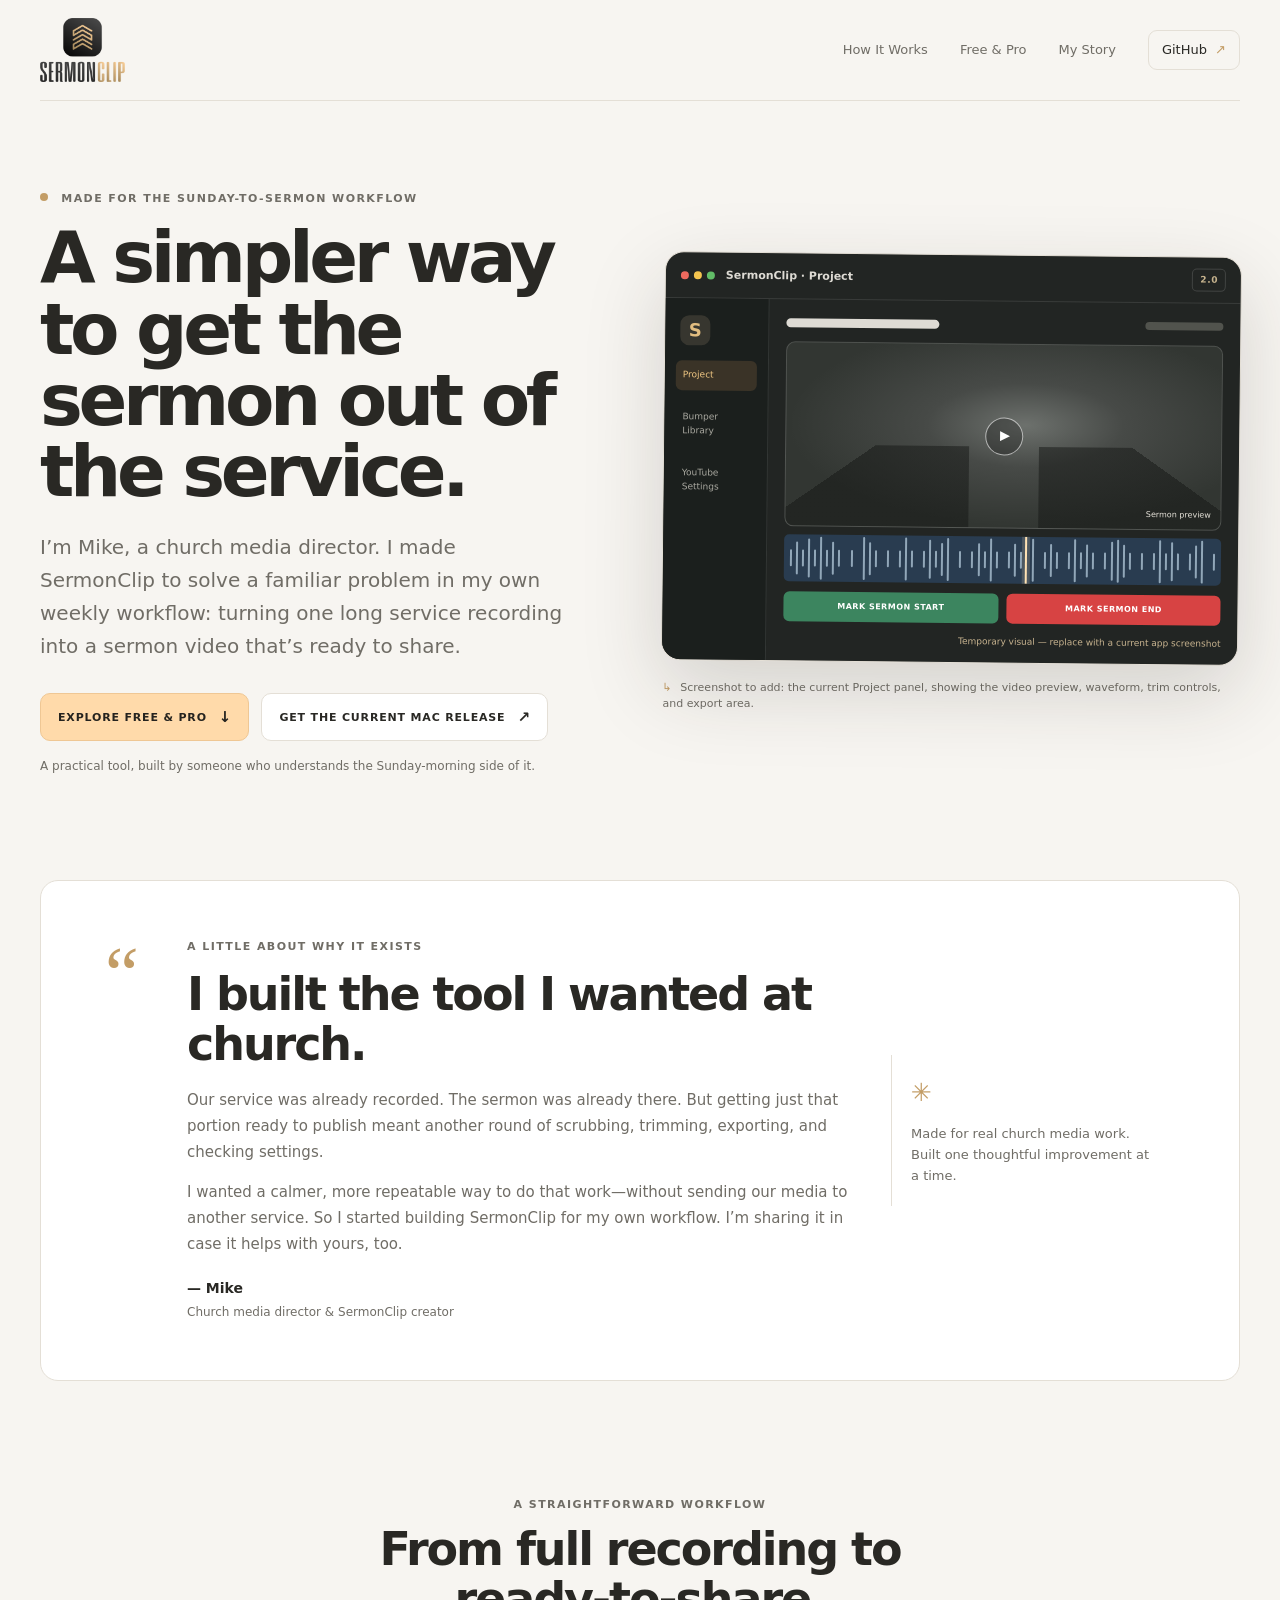
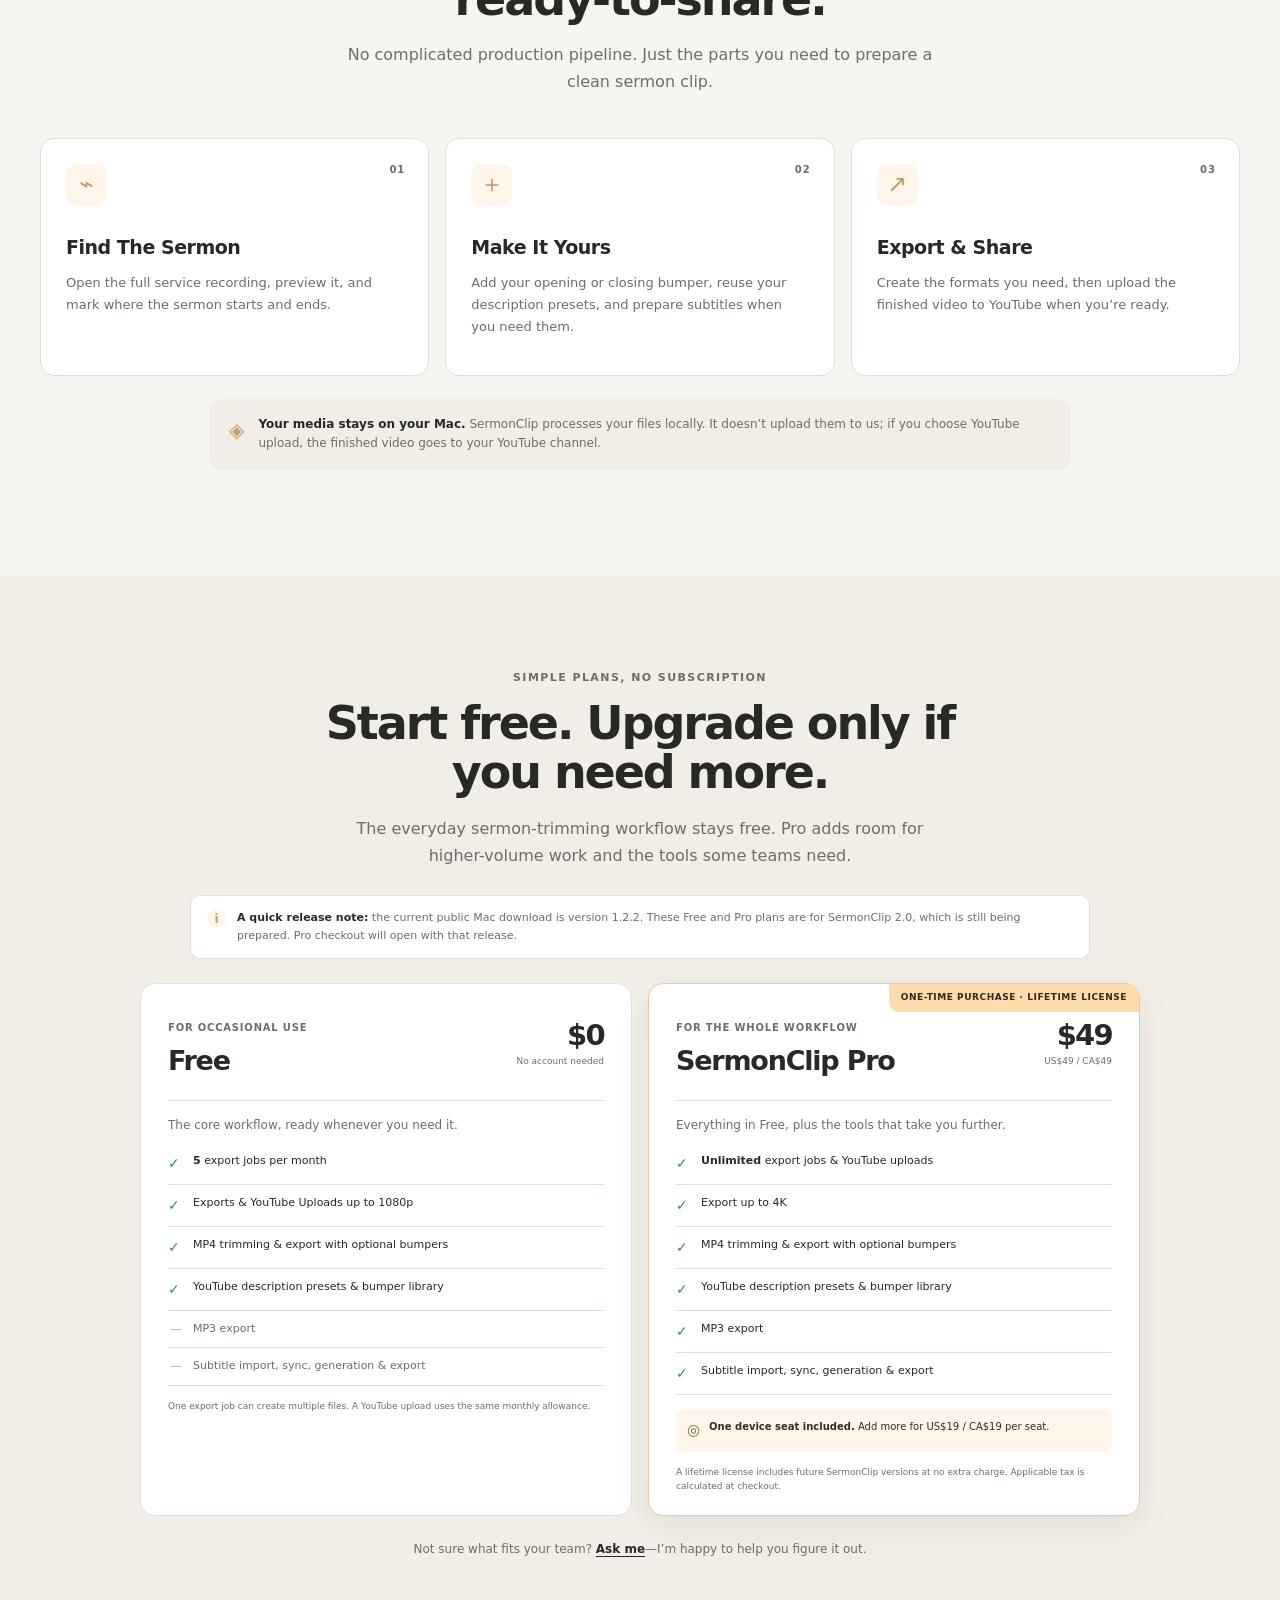
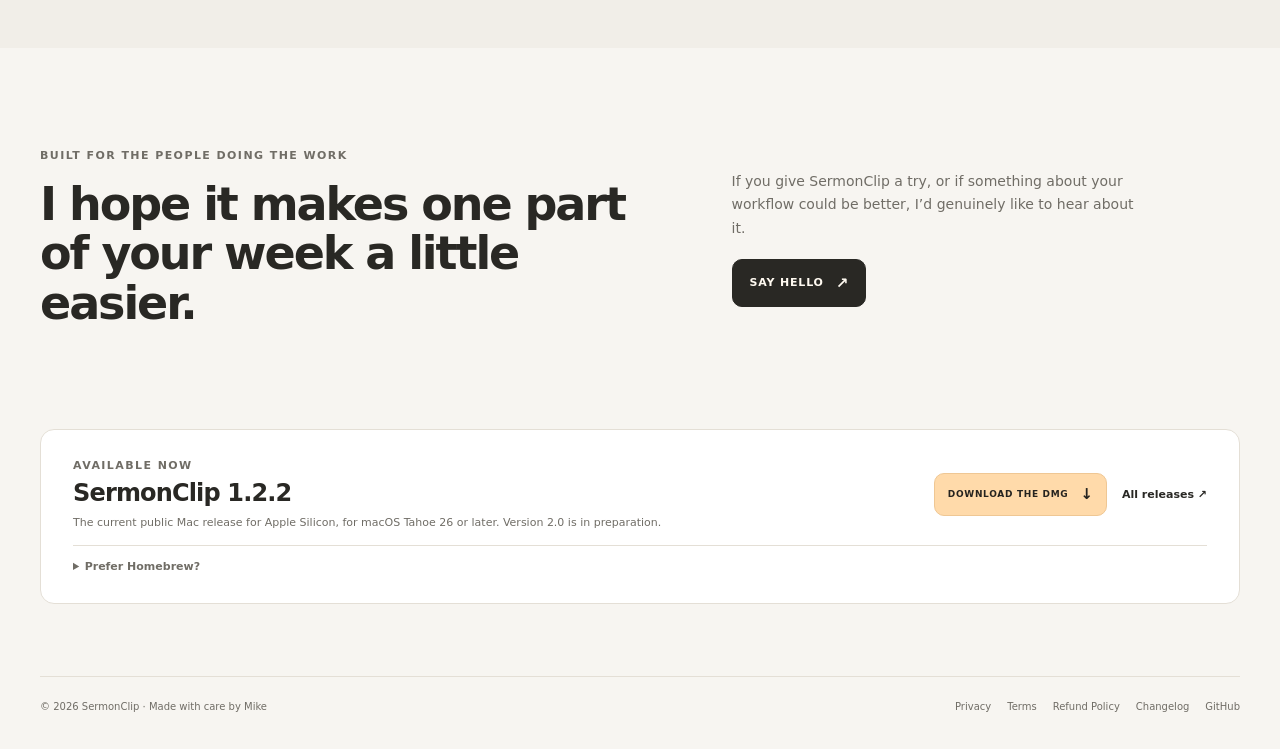
<file: index.html>
<!doctype html>
<html lang="en">
<head>
  <meta charset="utf-8">
  <meta name="viewport" content="width=device-width, initial-scale=1">
  <meta name="description" content="SermonClip is a local-first Mac app made by a church media director to make turning a full service recording into a share-ready sermon simpler.">
  <meta name="theme-color" content="#f7f5f1">
  <title>SermonClip — Made for the Sunday-to-sermon workflow</title>
  <link rel="icon" href="site-assets/favicon.png">
  <link rel="stylesheet" href="site.css">
  <!-- Google tag (gtag.js) -->
  <script async src="https://www.googletagmanager.com/gtag/js?id=G-7XK217PPE0"></script>
  <script>
    window.dataLayer = window.dataLayer || [];
    function gtag(){dataLayer.push(arguments);}
    gtag('js', new Date());
    gtag('config', 'G-7XK217PPE0');
  </script>
</head>
<body class="home-page">
  <header class="site-header">
    <a class="brand" href="./" aria-label="SermonClip home">
      <picture class="brand-mark">
        <source media="(prefers-color-scheme: dark)" srcset="v2/public/assets/sermonclip-dark.png">
        <img src="site-assets/SermonClip-Lightmode-Logo.png" alt="SermonClip">
      </picture>
    </a>
    <nav aria-label="Primary navigation">
      <a href="#how-it-works">How It Works</a>
      <a href="#plans">Free &amp; Pro</a>
      <a href="#my-story">My Story</a>
      <a class="nav-github" href="https://github.com/neatlee/SermonClip">GitHub <span aria-hidden="true">↗</span></a>
    </nav>
  </header>

  <main>
    <section class="home-hero" aria-labelledby="hero-title">
      <div class="home-hero-copy">
        <p class="home-kicker"><span class="kicker-dot" aria-hidden="true"></span> Made for the Sunday-to-sermon workflow</p>
        <h1 id="hero-title">A simpler way to get the sermon out of the service.</h1>
        <p class="home-hero-lede">I’m Mike, a church media director. I made SermonClip to solve a familiar problem in my own weekly workflow: turning one long service recording into a sermon video that’s ready to share.</p>
        <div class="home-actions">
          <a class="home-button home-button-primary" href="#plans">Explore Free &amp; Pro <span aria-hidden="true">↓</span></a>
          <a class="home-button home-button-quiet" href="https://github.com/neatlee/SermonClip/releases">Get The Current Mac Release <span aria-hidden="true">↗</span></a>
        </div>
        <p class="home-hero-note">A practical tool, built by someone who understands the Sunday-morning side of it.</p>
      </div>

      <div class="home-hero-visual">
        <div class="app-placeholder" role="img" aria-label="Temporary screenshot placeholder: a current SermonClip project view with a service-video preview, waveform, sermon start and end controls, bumpers, and export options.">
          <div class="placeholder-topbar"><span class="placeholder-lights" aria-hidden="true"><i></i><i></i><i></i></span><span>SermonClip · Project</span><span class="placeholder-version">2.0</span></div>
          <div class="placeholder-workspace">
            <div class="placeholder-sidebar"><span class="placeholder-brandmark" aria-hidden="true">S</span><span class="placeholder-navline active">Project</span><span class="placeholder-navline">Bumper Library</span><span class="placeholder-navline">YouTube Settings</span></div>
            <div class="placeholder-editor">
              <div class="placeholder-titleline"><span></span><span></span></div>
              <div class="placeholder-video"><span class="video-play" aria-hidden="true">▶</span><span class="video-caption">Sermon preview</span></div>
              <div class="placeholder-waveform" aria-hidden="true"><span></span><span></span><span></span><span></span><span></span><span></span><span></span><span></span><span></span><span></span><span></span><span></span><span></span><span></span><span></span><span></span><span></span><span></span><span></span><span></span><span></span><span></span><span></span><span></span><span></span><span></span><span></span><span></span><span></span><span></span><span></span><span></span><span></span><span></span><span></span><span></span><span></span><span></span><span></span><span></span><span></span><span></span><span></span><span></span><span></span><span></span><span></span><span></span><span></span><span></span><span></span><span></span><span></span><span></span><span></span><span></span><span></span><span></span><span></span><span></span><span></span><span></span><span></span><span></span><span></span><span></span><span></span><span></span><span></span><span></span><span></span><span></span><span></span></div>
              <div class="placeholder-controls"><span>Mark Sermon Start</span><span>Mark Sermon End</span></div>
              <div class="placeholder-footnote">Temporary visual — replace with a current app screenshot</div>
            </div>
          </div>
        </div>
        <p class="visual-caption"><span aria-hidden="true">↳</span> Screenshot to add: the current Project panel, showing the video preview, waveform, trim controls, and export area.</p>
      </div>
    </section>

    <section class="founder-note" id="my-story" aria-labelledby="story-title">
      <div class="founder-mark" aria-hidden="true">“</div>
      <div class="founder-copy">
        <p class="home-overline">A little about why it exists</p>
        <h2 id="story-title">I built the tool I wanted at church.</h2>
        <p>Our service was already recorded. The sermon was already there. But getting just that portion ready to publish meant another round of scrubbing, trimming, exporting, and checking settings.</p>
        <p>I wanted a calmer, more repeatable way to do that work—without sending our media to another service. So I started building SermonClip for my own workflow. I’m sharing it in case it helps with yours, too.</p>
        <p class="founder-signoff">— Mike <span>Church media director &amp; SermonClip creator</span></p>
      </div>
      <div class="founder-aside"><span class="aside-spark" aria-hidden="true">✳</span><p>Made for real church media work. Built one thoughtful improvement at a time.</p></div>
    </section>

    <section class="home-section" id="how-it-works" aria-labelledby="workflow-title">
      <div class="section-intro">
        <p class="home-overline">A straightforward workflow</p>
        <h2 id="workflow-title">From full recording to ready-to-share.</h2>
        <p>No complicated production pipeline. Just the parts you need to prepare a clean sermon clip.</p>
      </div>
      <div class="workflow-cards">
        <article class="workflow-card"><span class="workflow-index">01</span><div class="workflow-icon" aria-hidden="true">⌁</div><h3>Find The Sermon</h3><p>Open the full service recording, preview it, and mark where the sermon starts and ends.</p></article>
        <article class="workflow-card"><span class="workflow-index">02</span><div class="workflow-icon" aria-hidden="true">＋</div><h3>Make It Yours</h3><p>Add your opening or closing bumper, reuse your description presets, and prepare subtitles when you need them.</p></article>
        <article class="workflow-card"><span class="workflow-index">03</span><div class="workflow-icon" aria-hidden="true">↗</div><h3>Export &amp; Share</h3><p>Create the formats you need, then upload the finished video to YouTube when you’re ready.</p></article>
      </div>
      <div class="local-first-strip"><span class="local-lock" aria-hidden="true">◈</span><p><strong>Your media stays on your Mac.</strong> SermonClip processes your files locally. It doesn’t upload them to us; if you choose YouTube upload, the finished video goes to your YouTube channel.</p></div>
    </section>

    <section class="plans-section" id="plans" aria-labelledby="plans-title">
      <div class="section-intro plans-intro">
        <p class="home-overline">Simple plans, no subscription</p>
        <h2 id="plans-title">Start free. Upgrade only if you need more.</h2>
        <p>The everyday sermon-trimming workflow stays free. Pro adds room for higher-volume work and the tools some teams need.</p>
      </div>
      <div class="release-note" role="note"><span class="release-note-mark" aria-hidden="true">i</span><p><strong>A quick release note:</strong> the current public Mac download is version 1.2.2. These Free and Pro plans are for SermonClip 2.0, which is still being prepared. Pro checkout will open with that release.</p></div>
      <div class="plan-grid">
        <article class="plan-card free-plan">
          <div class="plan-heading"><div><p class="plan-label">For occasional use</p><h3>Free</h3></div><div class="plan-price"><span>$0</span><small>No account needed</small></div></div>
          <p class="plan-summary">The core workflow, ready whenever you need it.</p>
          <ul class="plan-features">
            <li><span class="feature-check" aria-hidden="true">✓</span><span><strong>5</strong> export jobs per month</span></li>
            <li><span class="feature-check" aria-hidden="true">✓</span><span>Exports &amp; YouTube Uploads up to 1080p</span></li>
            <li><span class="feature-check" aria-hidden="true">✓</span><span>MP4 trimming &amp; export with optional bumpers</span></li>
            <li><span class="feature-check" aria-hidden="true">✓</span><span>YouTube description presets &amp; bumper library</span></li>
            <li class="feature-not-included"><span aria-hidden="true">—</span><span>MP3 export</span></li>
            <li class="feature-not-included"><span aria-hidden="true">—</span><span>Subtitle import, sync, generation &amp; export</span></li>
          </ul>
          <p class="plan-footnote">One export job can create multiple files. A YouTube upload uses the same monthly allowance.</p>
        </article>
        <article class="plan-card pro-plan">
          <div class="pro-ribbon">One-time purchase · lifetime license</div>
          <div class="plan-heading"><div><p class="plan-label">For the whole workflow</p><h3>SermonClip Pro</h3></div><div class="plan-price"><span>$49</span><small>US$49 / CA$49</small></div></div>
          <p class="plan-summary">Everything in Free, plus the tools that take you further.</p>
          <ul class="plan-features">
            <li><span class="feature-check" aria-hidden="true">✓</span><span><strong>Unlimited</strong> export jobs &amp; YouTube uploads</span></li>
            <li><span class="feature-check" aria-hidden="true">✓</span><span>Export up to 4K</span></li>
            <li><span class="feature-check" aria-hidden="true">✓</span><span>MP4 trimming &amp; export with optional bumpers</span></li>
            <li><span class="feature-check" aria-hidden="true">✓</span><span>YouTube description presets &amp; bumper library</span></li>
            <li><span class="feature-check" aria-hidden="true">✓</span><span>MP3 export</span></li>
            <li><span class="feature-check" aria-hidden="true">✓</span><span>Subtitle import, sync, generation &amp; export</span></li>
          </ul>
          <div class="seat-note"><span class="seat-icon" aria-hidden="true">◎</span><p><strong>One device seat included.</strong> Add more for US$19 / CA$19 per seat.</p></div>
          <p class="plan-footnote">A lifetime license includes future SermonClip versions at no extra charge. Applicable tax is calculated at checkout.</p>
        </article>
      </div>
      <p class="plans-contact">Not sure what fits your team? <a href="mailto:mike@neatlee.com">Ask me</a>—I’m happy to help you figure it out.</p>
    </section>

    <section class="closing-note" aria-labelledby="closing-title">
      <div><p class="home-overline">Built for the people doing the work</p><h2 id="closing-title">I hope it makes one part of your week a little easier.</h2></div>
      <div class="closing-copy"><p>If you give SermonClip a try, or if something about your workflow could be better, I’d genuinely like to hear about it.</p><a class="home-button home-button-dark" href="mailto:mike@neatlee.com">Say Hello <span aria-hidden="true">↗</span></a></div>
    </section>

    <section class="current-release" id="download" aria-labelledby="download-title">
      <div class="release-copy"><p class="home-overline">Available now</p><h2 id="download-title">SermonClip 1.2.2</h2><p>The current public Mac release for Apple Silicon, for macOS Tahoe 26 or later. Version 2.0 is in preparation.</p></div>
      <div class="release-actions"><a class="home-button home-button-primary" href="https://github.com/neatlee/SermonClip/releases/download/v1.2.2/SermonClip-1.2.2-arm64.dmg">Download The DMG <span aria-hidden="true">↓</span></a><a class="release-text-link" href="https://github.com/neatlee/SermonClip/releases">All releases <span aria-hidden="true">↗</span></a></div>
      <details class="homebrew-details"><summary>Prefer Homebrew?</summary><div class="homebrew-install"><div class="install-heading">Install or update with Homebrew</div><pre><button class="copy-command" type="button" data-copy="brew tap neatlee/sermonclip\nbrew trust --cask neatlee/sermonclip/sermonclip\nbrew install --cask neatlee/sermonclip/sermonclip">Copy</button><code>brew tap neatlee/sermonclip
brew trust --cask neatlee/sermonclip/sermonclip
brew install --cask neatlee/sermonclip/sermonclip</code></pre></div></details>
    </section>
  </main>

  <footer class="site-footer">
    <span>© <span data-current-year>2026</span> SermonClip · Made with care by Mike</span>
    <span class="footer-links"><a href="privacy/">Privacy</a><a href="terms/">Terms</a><a href="refund/">Refund Policy</a><a href="changelog/">Changelog</a><a href="https://github.com/neatlee/SermonClip">GitHub</a></span>
  </footer>
  <script>
    document.querySelectorAll('.copy-command').forEach((button) => {
      button.addEventListener('click', async () => {
        try {
          await navigator.clipboard.writeText(button.dataset.copy);
          const original = button.textContent;
          button.textContent = 'Copied';
          window.setTimeout(() => { button.textContent = original; }, 1500);
        } catch {
          button.textContent = 'Copy manually';
        }
      });
    });
    document.querySelectorAll('[data-current-year]').forEach((element) => {
      element.textContent = new Date().getFullYear();
    });
  </script>
</body>
</html>
</file>
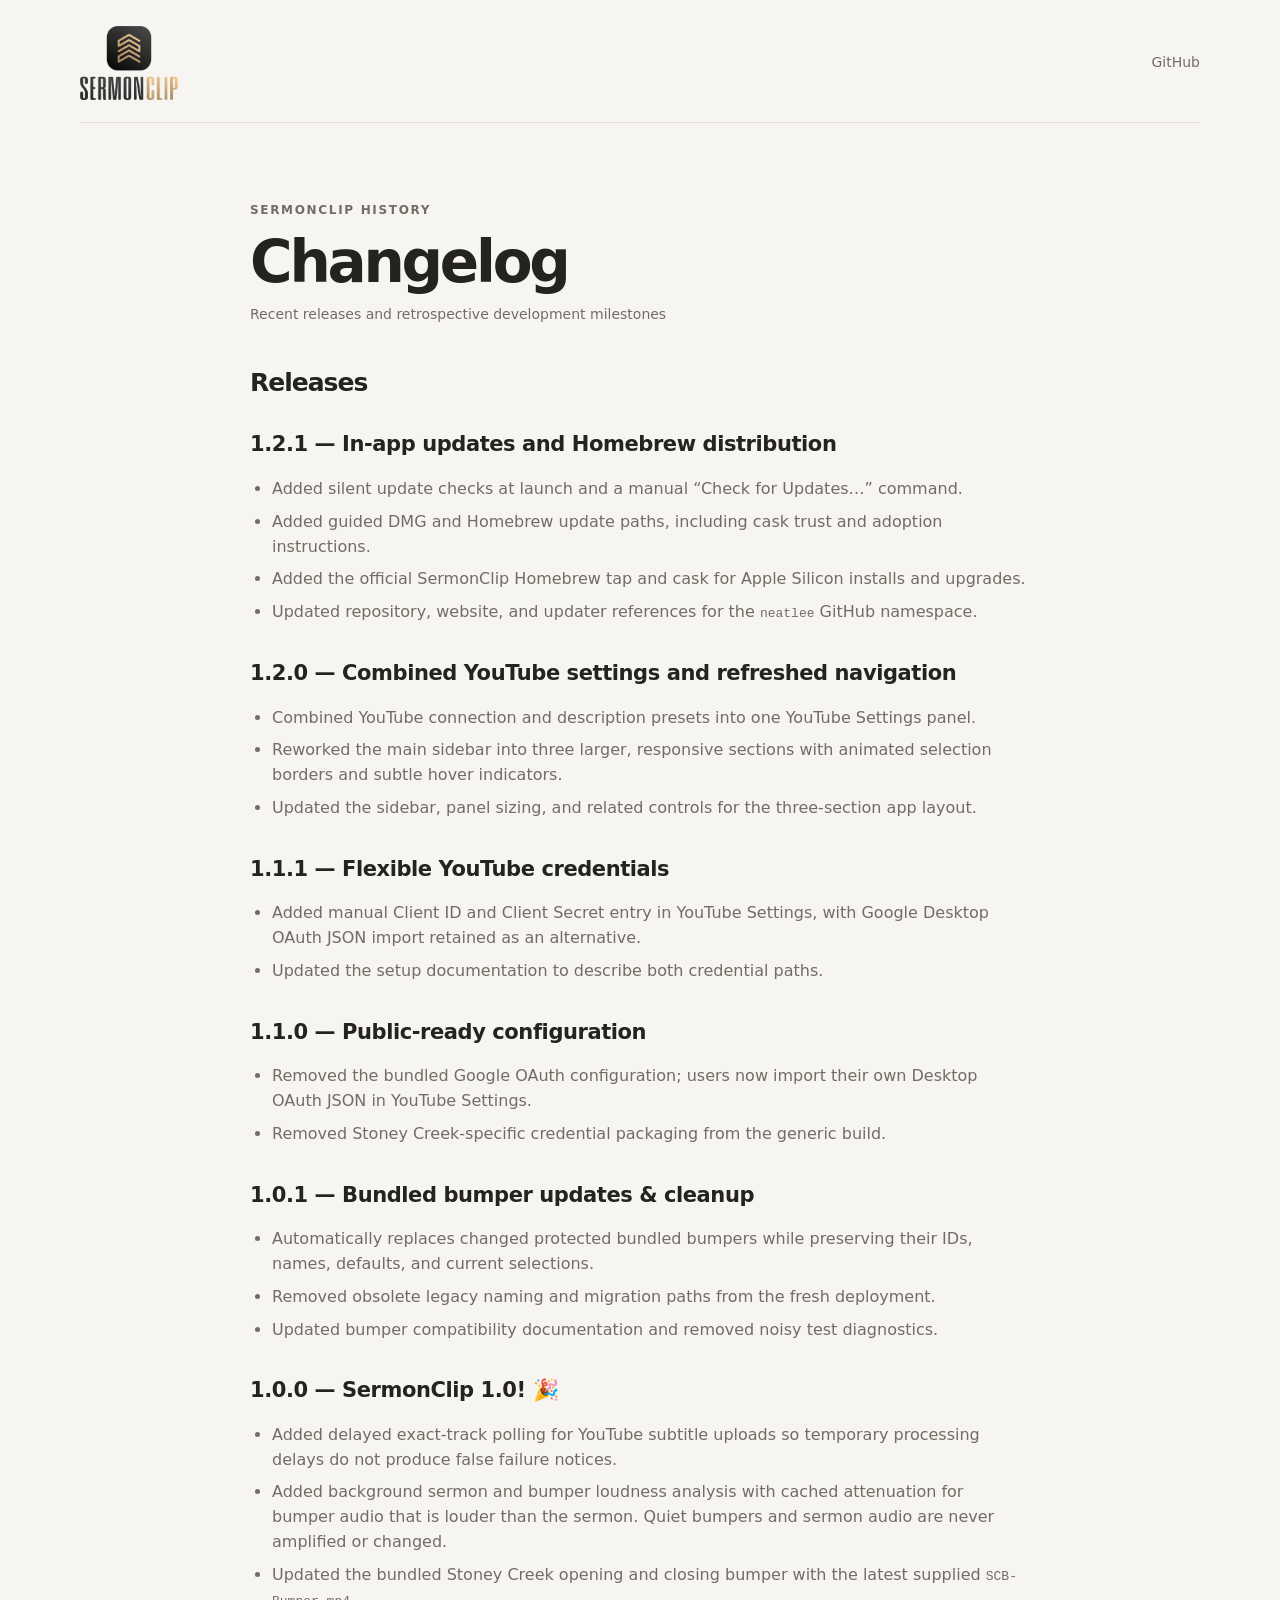
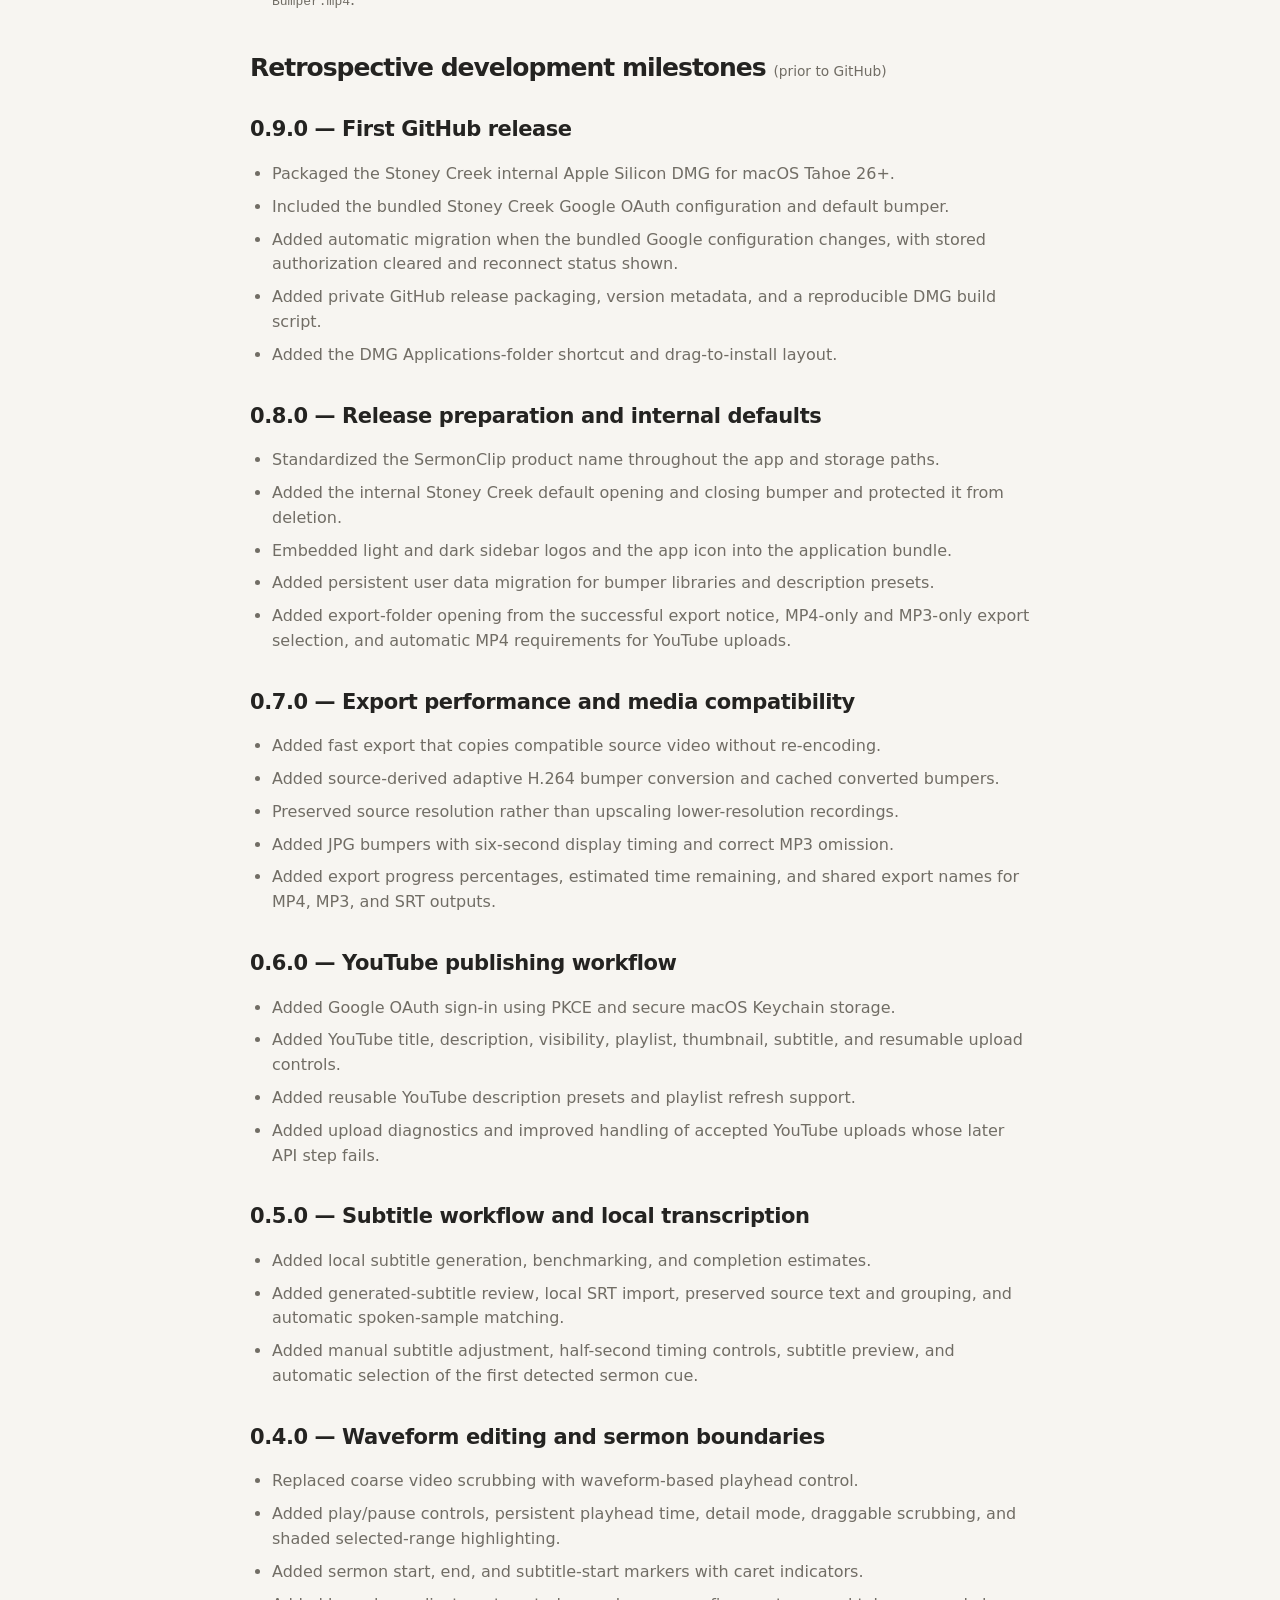
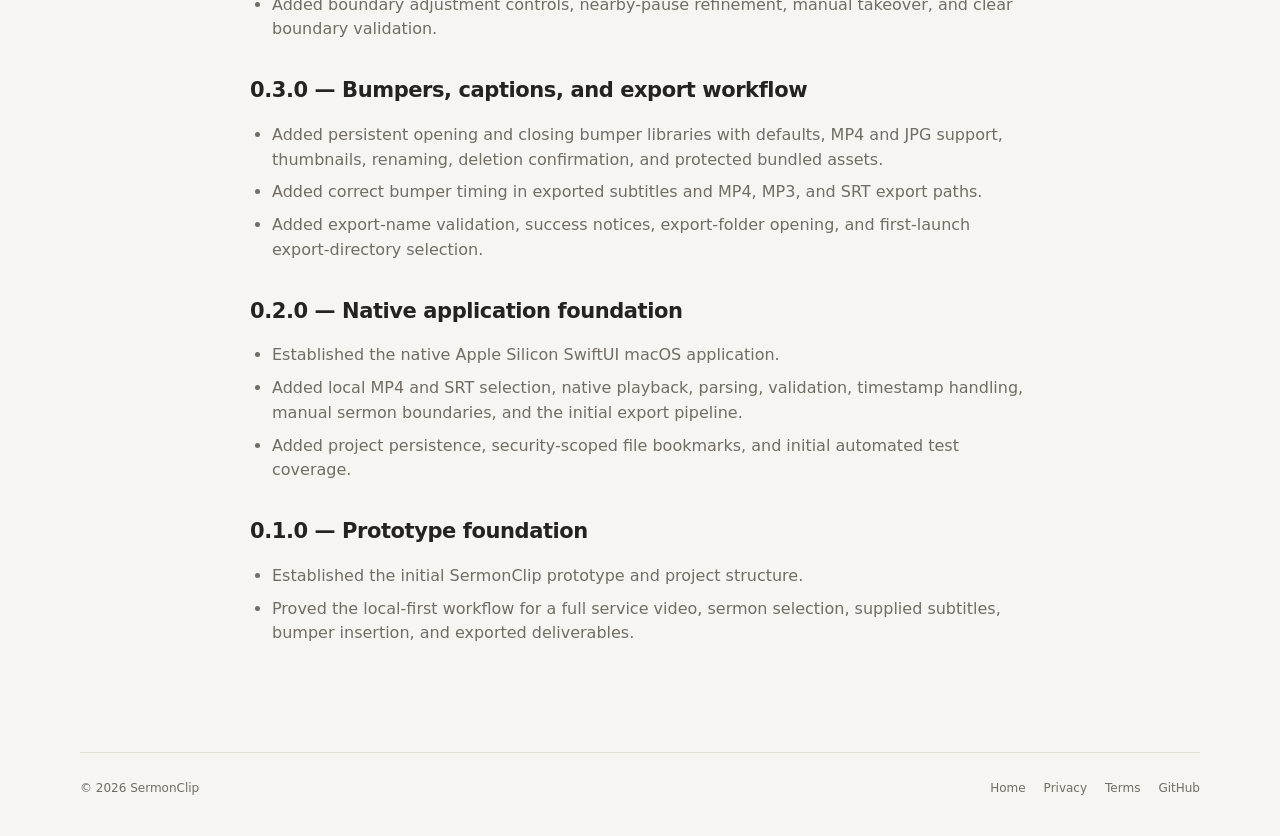
<file: changelog/index.html>
<!doctype html>
<html lang="en">
<head>
  <meta charset="utf-8"><meta name="viewport" content="width=device-width, initial-scale=1">
  <meta name="description" content="SermonClip changelog"><title>Changelog — SermonClip</title>
  <link rel="icon" href="../site-assets/favicon.png"><link rel="stylesheet" href="../site.css">
  <!-- Google tag (gtag.js) -->
  <script async src="https://www.googletagmanager.com/gtag/js?id=G-7XK217PPE0"></script>
  <script>
    window.dataLayer = window.dataLayer || [];
    function gtag(){dataLayer.push(arguments);}
    gtag('js', new Date());
    gtag('config', 'G-7XK217PPE0');
  </script>
</head>
<body>
  <header class="site-header"><a class="brand" href="../" aria-label="SermonClip home"><picture class="brand-mark"><source media="(prefers-color-scheme: dark)" srcset="../v2/public/assets/sermonclip-dark.png"><img src="../site-assets/SermonClip-Lightmode-Logo.png" alt="SermonClip"></picture></a><nav aria-label="Primary navigation"><a href="https://github.com/neatlee/SermonClip">GitHub</a></nav></header>
  <main class="legal-page changelog-page"><p class="eyebrow">SermonClip history</p><h1>Changelog</h1><p class="legal-date">Recent releases and retrospective development milestones</p>
    <h2>Releases</h2>
    <h3>1.2.1 — In-app updates and Homebrew distribution</h3><ul><li>Added silent update checks at launch and a manual “Check for Updates…” command.</li><li>Added guided DMG and Homebrew update paths, including cask trust and adoption instructions.</li><li>Added the official SermonClip Homebrew tap and cask for Apple Silicon installs and upgrades.</li><li>Updated repository, website, and updater references for the <code>neatlee</code> GitHub namespace.</li></ul>
    <h3>1.2.0 — Combined YouTube settings and refreshed navigation</h3><ul><li>Combined YouTube connection and description presets into one YouTube Settings panel.</li><li>Reworked the main sidebar into three larger, responsive sections with animated selection borders and subtle hover indicators.</li><li>Updated the sidebar, panel sizing, and related controls for the three-section app layout.</li></ul>
    <h3>1.1.1 — Flexible YouTube credentials</h3><ul><li>Added manual Client ID and Client Secret entry in YouTube Settings, with Google Desktop OAuth JSON import retained as an alternative.</li><li>Updated the setup documentation to describe both credential paths.</li></ul>
    <h3>1.1.0 — Public-ready configuration</h3><ul><li>Removed the bundled Google OAuth configuration; users now import their own Desktop OAuth JSON in YouTube Settings.</li><li>Removed Stoney Creek-specific credential packaging from the generic build.</li></ul>
    <h3>1.0.1 — Bundled bumper updates &amp; cleanup</h3><ul><li>Automatically replaces changed protected bundled bumpers while preserving their IDs, names, defaults, and current selections.</li><li>Removed obsolete legacy naming and migration paths from the fresh deployment.</li><li>Updated bumper compatibility documentation and removed noisy test diagnostics.</li></ul>
    <h3>1.0.0 — SermonClip 1.0! 🎉</h3><ul><li>Added delayed exact-track polling for YouTube subtitle uploads so temporary processing delays do not produce false failure notices.</li><li>Added background sermon and bumper loudness analysis with cached attenuation for bumper audio that is louder than the sermon. Quiet bumpers and sermon audio are never amplified or changed.</li><li>Updated the bundled Stoney Creek opening and closing bumper with the latest supplied <code>SCB-Bumper.mp4</code>.</li></ul>
    <h2>Retrospective development milestones <span class="muted-parenthetical">(prior to GitHub)</span></h2>
    <h3>0.9.0 — First GitHub release</h3><ul><li>Packaged the Stoney Creek internal Apple Silicon DMG for macOS Tahoe 26+.</li><li>Included the bundled Stoney Creek Google OAuth configuration and default bumper.</li><li>Added automatic migration when the bundled Google configuration changes, with stored authorization cleared and reconnect status shown.</li><li>Added private GitHub release packaging, version metadata, and a reproducible DMG build script.</li><li>Added the DMG Applications-folder shortcut and drag-to-install layout.</li></ul>
    <h3>0.8.0 — Release preparation and internal defaults</h3><ul><li>Standardized the SermonClip product name throughout the app and storage paths.</li><li>Added the internal Stoney Creek default opening and closing bumper and protected it from deletion.</li><li>Embedded light and dark sidebar logos and the app icon into the application bundle.</li><li>Added persistent user data migration for bumper libraries and description presets.</li><li>Added export-folder opening from the successful export notice, MP4-only and MP3-only export selection, and automatic MP4 requirements for YouTube uploads.</li></ul>
    <h3>0.7.0 — Export performance and media compatibility</h3><ul><li>Added fast export that copies compatible source video without re-encoding.</li><li>Added source-derived adaptive H.264 bumper conversion and cached converted bumpers.</li><li>Preserved source resolution rather than upscaling lower-resolution recordings.</li><li>Added JPG bumpers with six-second display timing and correct MP3 omission.</li><li>Added export progress percentages, estimated time remaining, and shared export names for MP4, MP3, and SRT outputs.</li></ul>
    <h3>0.6.0 — YouTube publishing workflow</h3><ul><li>Added Google OAuth sign-in using PKCE and secure macOS Keychain storage.</li><li>Added YouTube title, description, visibility, playlist, thumbnail, subtitle, and resumable upload controls.</li><li>Added reusable YouTube description presets and playlist refresh support.</li><li>Added upload diagnostics and improved handling of accepted YouTube uploads whose later API step fails.</li></ul>
    <h3>0.5.0 — Subtitle workflow and local transcription</h3><ul><li>Added local subtitle generation, benchmarking, and completion estimates.</li><li>Added generated-subtitle review, local SRT import, preserved source text and grouping, and automatic spoken-sample matching.</li><li>Added manual subtitle adjustment, half-second timing controls, subtitle preview, and automatic selection of the first detected sermon cue.</li></ul>
    <h3>0.4.0 — Waveform editing and sermon boundaries</h3><ul><li>Replaced coarse video scrubbing with waveform-based playhead control.</li><li>Added play/pause controls, persistent playhead time, detail mode, draggable scrubbing, and shaded selected-range highlighting.</li><li>Added sermon start, end, and subtitle-start markers with caret indicators.</li><li>Added boundary adjustment controls, nearby-pause refinement, manual takeover, and clear boundary validation.</li></ul>
    <h3>0.3.0 — Bumpers, captions, and export workflow</h3><ul><li>Added persistent opening and closing bumper libraries with defaults, MP4 and JPG support, thumbnails, renaming, deletion confirmation, and protected bundled assets.</li><li>Added correct bumper timing in exported subtitles and MP4, MP3, and SRT export paths.</li><li>Added export-name validation, success notices, export-folder opening, and first-launch export-directory selection.</li></ul>
    <h3>0.2.0 — Native application foundation</h3><ul><li>Established the native Apple Silicon SwiftUI macOS application.</li><li>Added local MP4 and SRT selection, native playback, parsing, validation, timestamp handling, manual sermon boundaries, and the initial export pipeline.</li><li>Added project persistence, security-scoped file bookmarks, and initial automated test coverage.</li></ul>
    <h3>0.1.0 — Prototype foundation</h3><ul><li>Established the initial SermonClip prototype and project structure.</li><li>Proved the local-first workflow for a full service video, sermon selection, supplied subtitles, bumper insertion, and exported deliverables.</li></ul>
  </main>
  <footer class="site-footer"><span>© <span data-current-year>2026</span> SermonClip</span><span class="footer-links"><a href="../">Home</a><a href="../privacy/">Privacy</a><a href="../terms/">Terms</a><a href="https://github.com/neatlee/SermonClip">GitHub</a></span></footer>
  <script>document.querySelectorAll('[data-current-year]').forEach((element) => { element.textContent = new Date().getFullYear(); });</script>
</body>
</html>
</file>
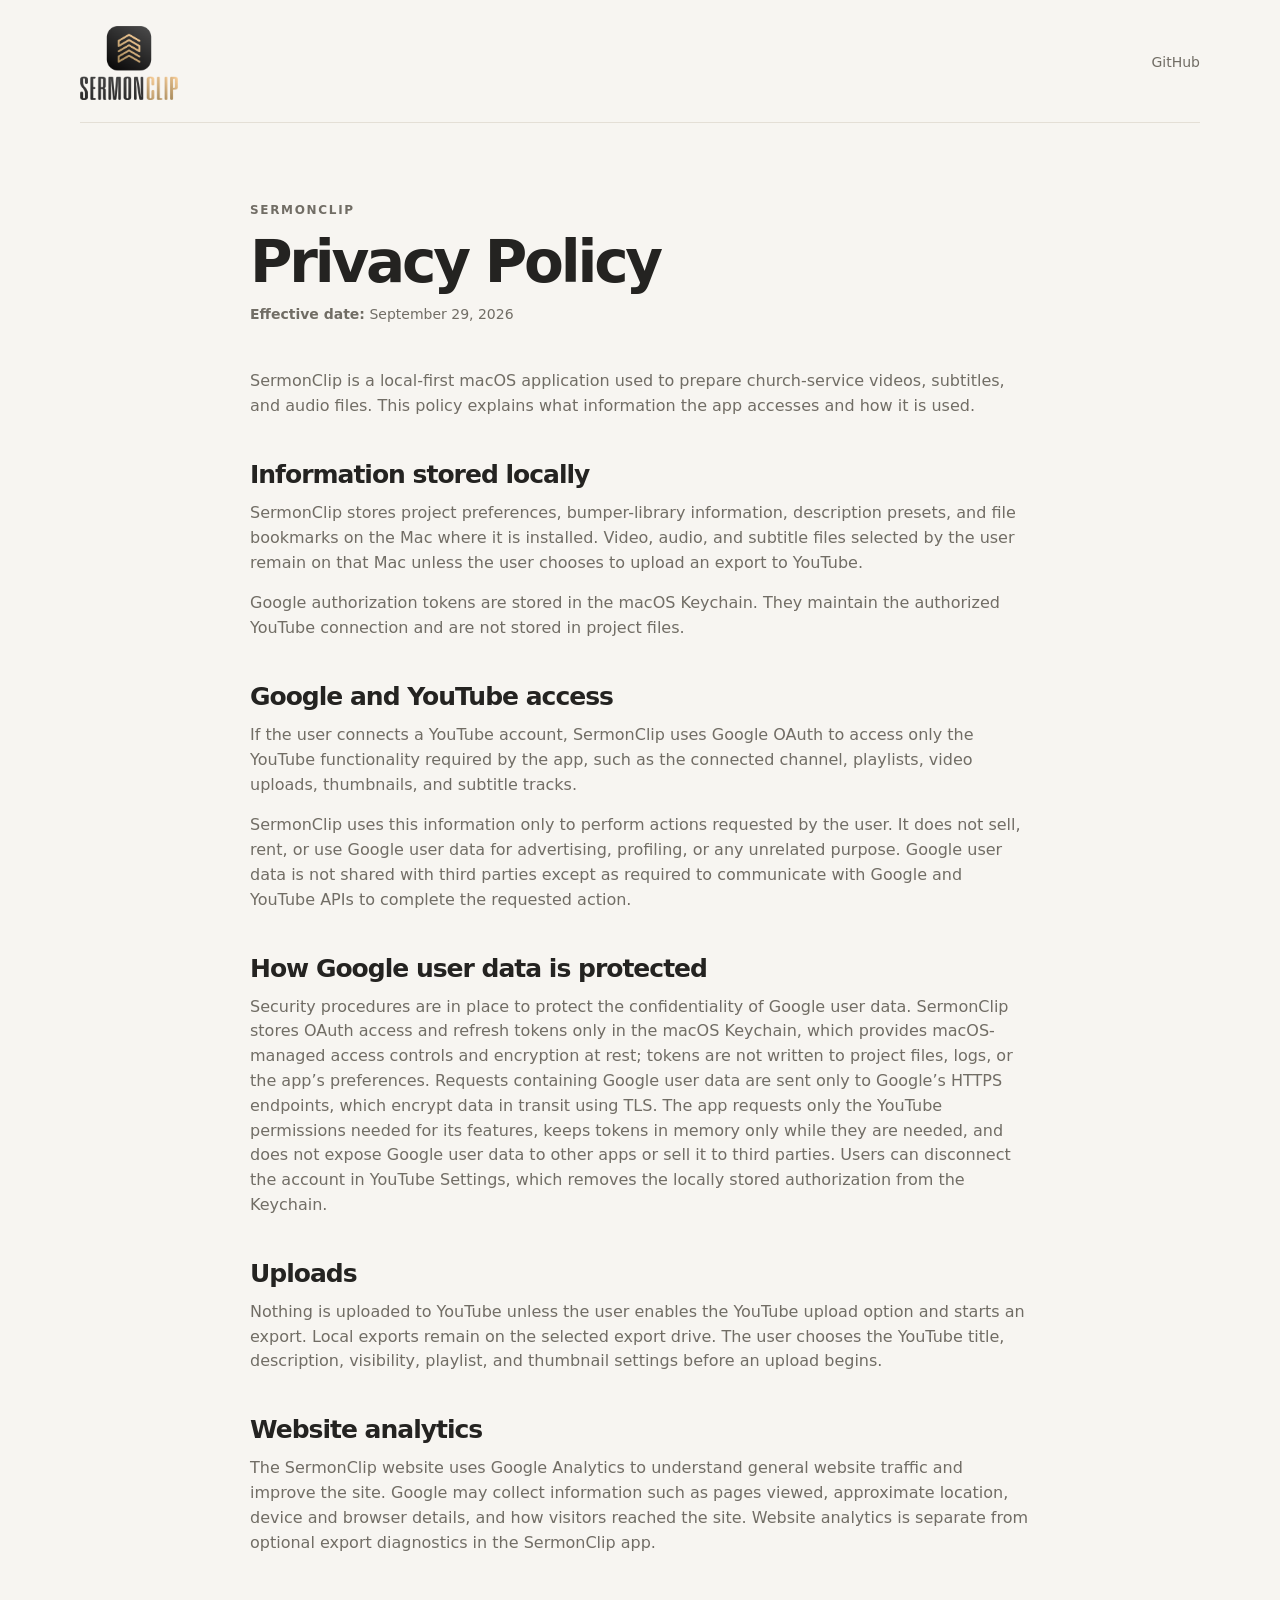
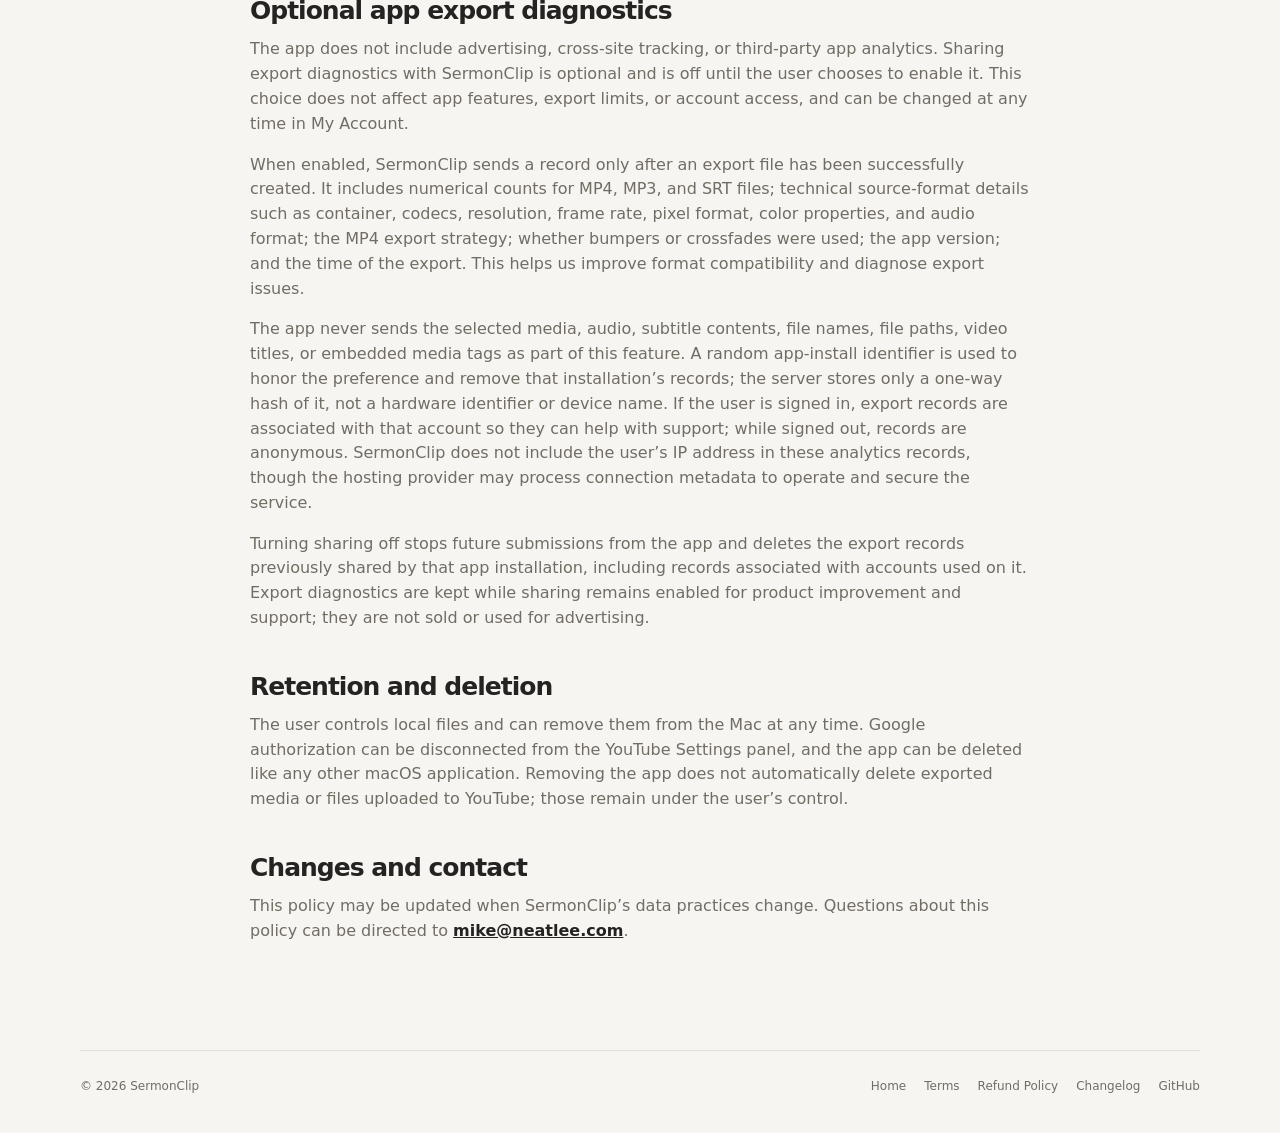
<file: privacy/index.html>
<!doctype html>
<html lang="en">
<head>
  <meta charset="utf-8"><meta name="viewport" content="width=device-width, initial-scale=1">
  <meta name="description" content="SermonClip Privacy Policy"><title>Privacy Policy — SermonClip</title>
  <link rel="icon" href="../site-assets/favicon.png"><link rel="stylesheet" href="../site.css">
  <!-- Google tag (gtag.js) -->
  <script async src="https://www.googletagmanager.com/gtag/js?id=G-7XK217PPE0"></script>
  <script>
    window.dataLayer = window.dataLayer || [];
    function gtag(){dataLayer.push(arguments);}
    gtag('js', new Date());
    gtag('config', 'G-7XK217PPE0');
  </script>
</head>
<body>
  <header class="site-header"><a class="brand" href="../" aria-label="SermonClip home"><picture class="brand-mark"><source media="(prefers-color-scheme: dark)" srcset="../v2/public/assets/sermonclip-dark.png"><img src="../site-assets/SermonClip-Lightmode-Logo.png" alt="SermonClip"></picture></a><nav aria-label="Primary navigation"><a href="https://github.com/neatlee/SermonClip">GitHub</a></nav></header>
  <main class="legal-page"><p class="eyebrow">SermonClip</p><h1>Privacy Policy</h1><p class="legal-date"><strong>Effective date:</strong> September 29, 2026</p>
    <p>SermonClip is a local-first macOS application used to prepare church-service videos, subtitles, and audio files. This policy explains what information the app accesses and how it is used.</p>
    <h2>Information stored locally</h2><p>SermonClip stores project preferences, bumper-library information, description presets, and file bookmarks on the Mac where it is installed. Video, audio, and subtitle files selected by the user remain on that Mac unless the user chooses to upload an export to YouTube.</p><p>Google authorization tokens are stored in the macOS Keychain. They maintain the authorized YouTube connection and are not stored in project files.</p>
    <h2>Google and YouTube access</h2><p>If the user connects a YouTube account, SermonClip uses Google OAuth to access only the YouTube functionality required by the app, such as the connected channel, playlists, video uploads, thumbnails, and subtitle tracks.</p><p>SermonClip uses this information only to perform actions requested by the user. It does not sell, rent, or use Google user data for advertising, profiling, or any unrelated purpose. Google user data is not shared with third parties except as required to communicate with Google and YouTube APIs to complete the requested action.</p>
    <h2>How Google user data is protected</h2><p>Security procedures are in place to protect the confidentiality of Google user data. SermonClip stores OAuth access and refresh tokens only in the macOS Keychain, which provides macOS-managed access controls and encryption at rest; tokens are not written to project files, logs, or the app’s preferences. Requests containing Google user data are sent only to Google’s HTTPS endpoints, which encrypt data in transit using TLS. The app requests only the YouTube permissions needed for its features, keeps tokens in memory only while they are needed, and does not expose Google user data to other apps or sell it to third parties. Users can disconnect the account in YouTube Settings, which removes the locally stored authorization from the Keychain.</p>
    <h2>Uploads</h2><p>Nothing is uploaded to YouTube unless the user enables the YouTube upload option and starts an export. Local exports remain on the selected export drive. The user chooses the YouTube title, description, visibility, playlist, and thumbnail settings before an upload begins.</p>
    <h2>Website analytics</h2><p>The SermonClip website uses Google Analytics to understand general website traffic and improve the site. Google may collect information such as pages viewed, approximate location, device and browser details, and how visitors reached the site. Website analytics is separate from optional export diagnostics in the SermonClip app.</p>
    <h2>Optional app export diagnostics</h2><p>The app does not include advertising, cross-site tracking, or third-party app analytics. Sharing export diagnostics with SermonClip is optional and is off until the user chooses to enable it. This choice does not affect app features, export limits, or account access, and can be changed at any time in My Account.</p><p>When enabled, SermonClip sends a record only after an export file has been successfully created. It includes numerical counts for MP4, MP3, and SRT files; technical source-format details such as container, codecs, resolution, frame rate, pixel format, color properties, and audio format; the MP4 export strategy; whether bumpers or crossfades were used; the app version; and the time of the export. This helps us improve format compatibility and diagnose export issues.</p><p>The app never sends the selected media, audio, subtitle contents, file names, file paths, video titles, or embedded media tags as part of this feature. A random app-install identifier is used to honor the preference and remove that installation’s records; the server stores only a one-way hash of it, not a hardware identifier or device name. If the user is signed in, export records are associated with that account so they can help with support; while signed out, records are anonymous. SermonClip does not include the user’s IP address in these analytics records, though the hosting provider may process connection metadata to operate and secure the service.</p><p>Turning sharing off stops future submissions from the app and deletes the export records previously shared by that app installation, including records associated with accounts used on it. Export diagnostics are kept while sharing remains enabled for product improvement and support; they are not sold or used for advertising.</p>
    <h2>Retention and deletion</h2><p>The user controls local files and can remove them from the Mac at any time. Google authorization can be disconnected from the YouTube Settings panel, and the app can be deleted like any other macOS application. Removing the app does not automatically delete exported media or files uploaded to YouTube; those remain under the user’s control.</p>
    <h2>Changes and contact</h2><p>This policy may be updated when SermonClip’s data practices change. Questions about this policy can be directed to <a href="mailto:mike@neatlee.com">mike@neatlee.com</a>.</p>
  </main>
  <footer class="site-footer"><span>© <span data-current-year>2026</span> SermonClip</span><span class="footer-links"><a href="../">Home</a><a href="../terms/">Terms</a><a href="../refund/">Refund Policy</a><a href="../changelog/">Changelog</a><a href="https://github.com/neatlee/SermonClip">GitHub</a></span></footer>
  <script>document.querySelectorAll('[data-current-year]').forEach((element) => { element.textContent = new Date().getFullYear(); });</script>
</body>
</html>
</file>
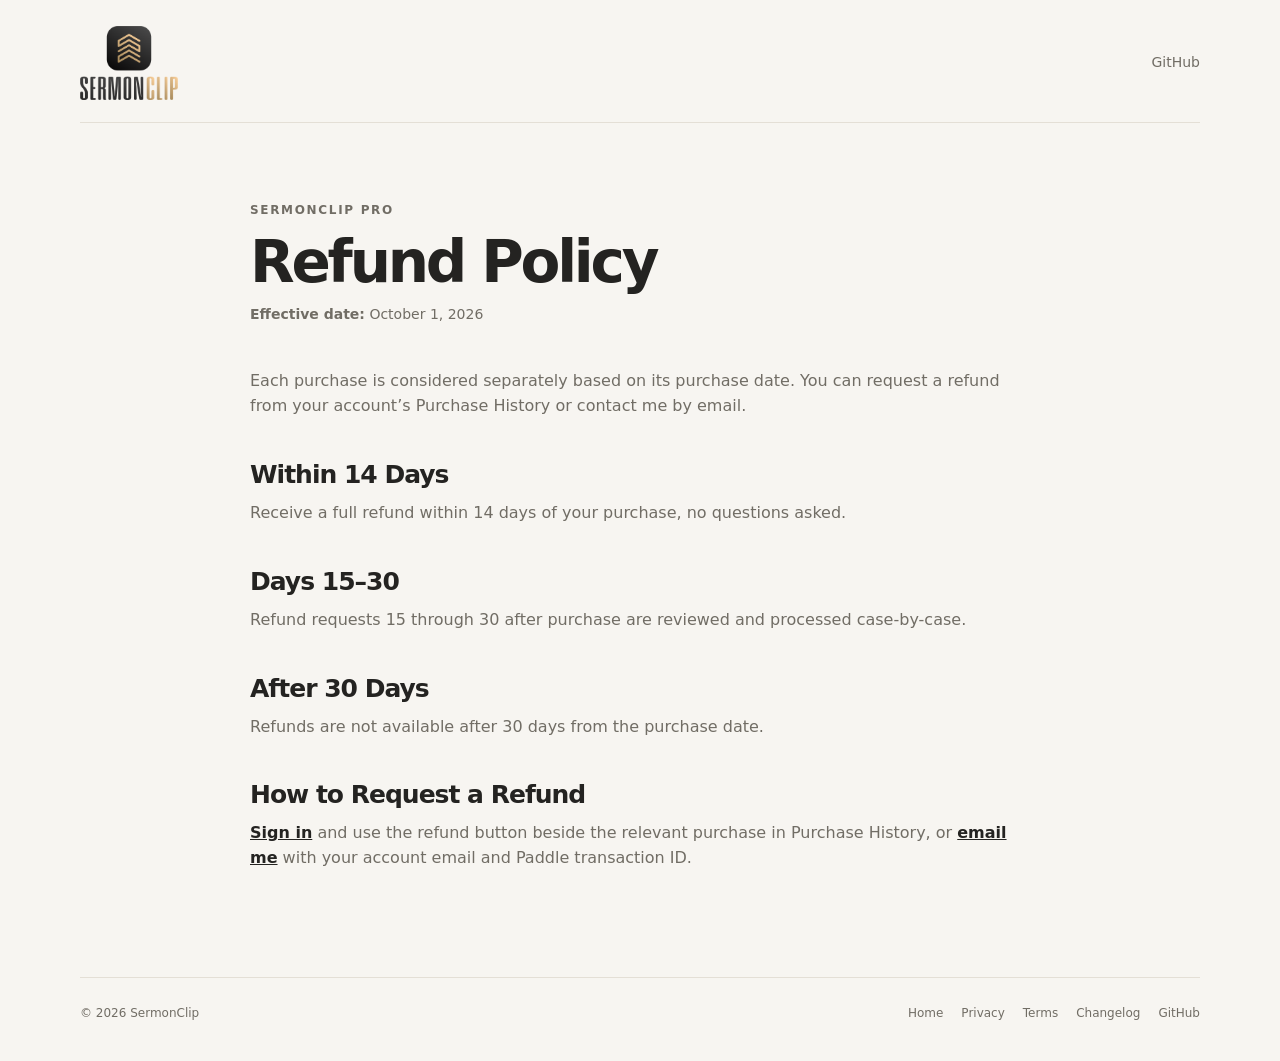
<file: refund/index.html>
<!doctype html>
<html lang="en">
<head>
  <meta charset="utf-8"><meta name="viewport" content="width=device-width, initial-scale=1">
  <meta name="description" content="SermonClip Pro refund policy, eligibility, and how to request a refund.">
  <title>Refund Policy — SermonClip</title>
  <link rel="icon" href="../site-assets/favicon.png"><link rel="stylesheet" href="../site.css">
  <!-- Google tag (gtag.js) -->
  <script async src="https://www.googletagmanager.com/gtag/js?id=G-7XK217PPE0"></script>
  <script>
    window.dataLayer = window.dataLayer || [];
    function gtag(){dataLayer.push(arguments);}
    gtag('js', new Date());
    gtag('config', 'G-7XK217PPE0');
  </script>
</head>
<body>
  <header class="site-header"><a class="brand" href="../" aria-label="SermonClip home"><picture class="brand-mark"><source media="(prefers-color-scheme: dark)" srcset="../v2/public/assets/sermonclip-dark.png"><img src="../site-assets/SermonClip-Lightmode-Logo.png" alt="SermonClip"></picture></a><nav aria-label="Primary navigation"><a href="https://github.com/neatlee/SermonClip">GitHub</a></nav></header>
  <main class="legal-page">
    <p class="eyebrow">SermonClip Pro</p>
    <h1>Refund Policy</h1>
    <p class="legal-date"><strong>Effective date:</strong> October 1, 2026</p>
    <p>Each purchase is considered separately based on its purchase date. You can request a refund from your account’s Purchase History or contact me by email.</p>

    <h2>Within 14 Days</h2>
    <p>Receive a full refund within 14 days of your purchase, no questions asked.</p>

    <h2>Days 15–30</h2>
    <p>Refund requests 15 through 30 after purchase are reviewed and processed case-by-case.</p>

    <h2>After 30 Days</h2>
    <p>Refunds are not available after 30 days from the purchase date.</p>

    <h2>How to Request a Refund</h2>
    <p><a href="https://account.sermonclip.app/">Sign in</a> and use the refund button beside the relevant purchase in Purchase History, or <a href="mailto:mike@neatlee.com">email me</a> with your account email and Paddle transaction ID.</p>
  </main>
  <footer class="site-footer"><span>© <span data-current-year>2026</span> SermonClip</span><span class="footer-links"><a href="../">Home</a><a href="../privacy/">Privacy</a><a href="../terms/">Terms</a><a href="../changelog/">Changelog</a><a href="https://github.com/neatlee/SermonClip">GitHub</a></span></footer>
  <script>document.querySelectorAll('[data-current-year]').forEach((element) => { element.textContent = new Date().getFullYear(); });</script>
</body>
</html>
</file>
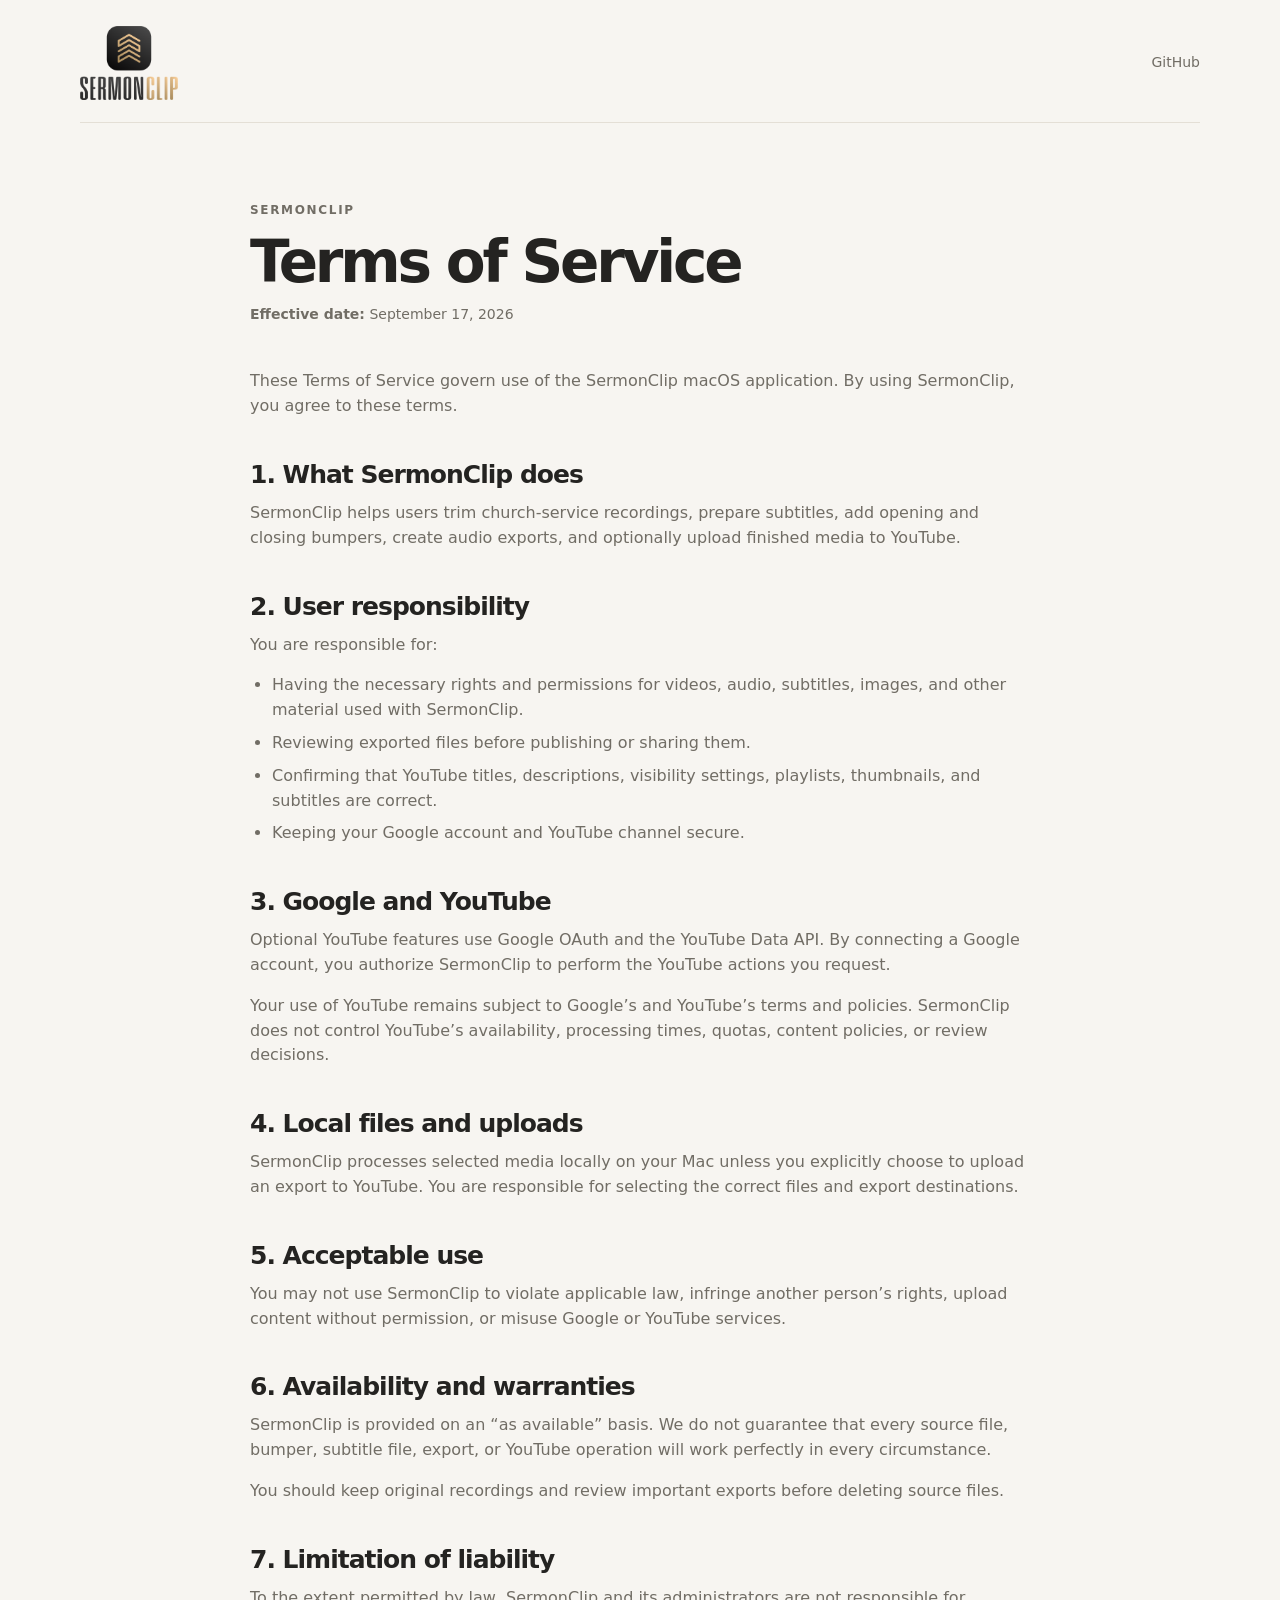
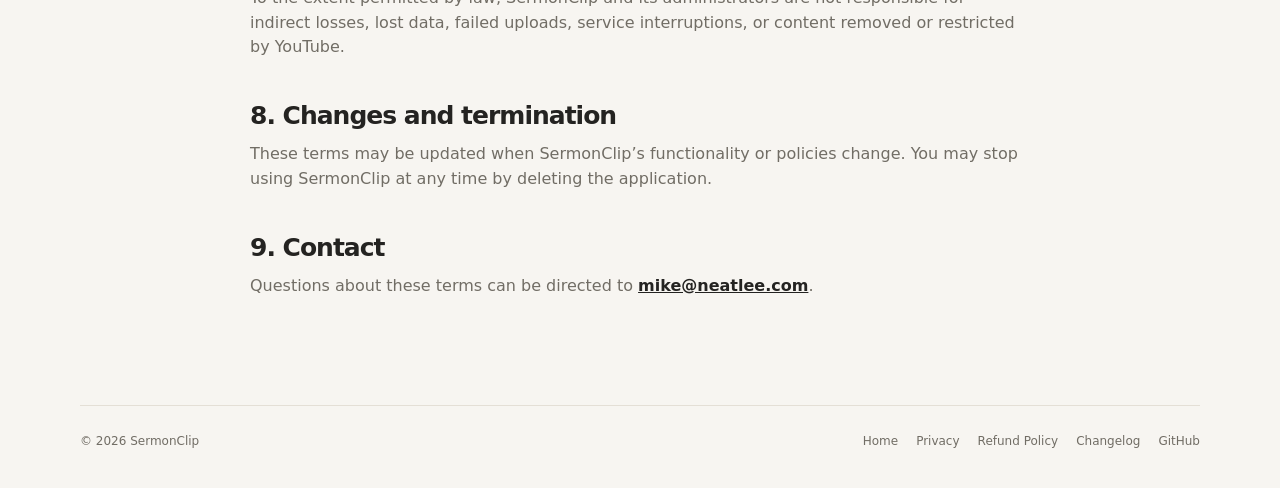
<file: terms/index.html>
<!doctype html>
<html lang="en">
<head>
  <meta charset="utf-8"><meta name="viewport" content="width=device-width, initial-scale=1">
  <meta name="description" content="SermonClip Terms of Service"><title>Terms of Service — SermonClip</title>
  <link rel="icon" href="../site-assets/favicon.png"><link rel="stylesheet" href="../site.css">
  <!-- Google tag (gtag.js) -->
  <script async src="https://www.googletagmanager.com/gtag/js?id=G-7XK217PPE0"></script>
  <script>
    window.dataLayer = window.dataLayer || [];
    function gtag(){dataLayer.push(arguments);}
    gtag('js', new Date());
    gtag('config', 'G-7XK217PPE0');
  </script>
</head>
<body>
  <header class="site-header"><a class="brand" href="../" aria-label="SermonClip home"><picture class="brand-mark"><source media="(prefers-color-scheme: dark)" srcset="../v2/public/assets/sermonclip-dark.png"><img src="../site-assets/SermonClip-Lightmode-Logo.png" alt="SermonClip"></picture></a><nav aria-label="Primary navigation"><a href="https://github.com/neatlee/SermonClip">GitHub</a></nav></header>
  <main class="legal-page"><p class="eyebrow">SermonClip</p><h1>Terms of Service</h1><p class="legal-date"><strong>Effective date:</strong> September 17, 2026</p>
    <p>These Terms of Service govern use of the SermonClip macOS application. By using SermonClip, you agree to these terms.</p>
    <h2>1. What SermonClip does</h2><p>SermonClip helps users trim church-service recordings, prepare subtitles, add opening and closing bumpers, create audio exports, and optionally upload finished media to YouTube.</p>
    <h2>2. User responsibility</h2><p>You are responsible for:</p><ul><li>Having the necessary rights and permissions for videos, audio, subtitles, images, and other material used with SermonClip.</li><li>Reviewing exported files before publishing or sharing them.</li><li>Confirming that YouTube titles, descriptions, visibility settings, playlists, thumbnails, and subtitles are correct.</li><li>Keeping your Google account and YouTube channel secure.</li></ul>
    <h2>3. Google and YouTube</h2><p>Optional YouTube features use Google OAuth and the YouTube Data API. By connecting a Google account, you authorize SermonClip to perform the YouTube actions you request.</p><p>Your use of YouTube remains subject to Google’s and YouTube’s terms and policies. SermonClip does not control YouTube’s availability, processing times, quotas, content policies, or review decisions.</p>
    <h2>4. Local files and uploads</h2><p>SermonClip processes selected media locally on your Mac unless you explicitly choose to upload an export to YouTube. You are responsible for selecting the correct files and export destinations.</p>
    <h2>5. Acceptable use</h2><p>You may not use SermonClip to violate applicable law, infringe another person’s rights, upload content without permission, or misuse Google or YouTube services.</p>
    <h2>6. Availability and warranties</h2><p>SermonClip is provided on an “as available” basis. We do not guarantee that every source file, bumper, subtitle file, export, or YouTube operation will work perfectly in every circumstance.</p><p>You should keep original recordings and review important exports before deleting source files.</p>
    <h2>7. Limitation of liability</h2><p>To the extent permitted by law, SermonClip and its administrators are not responsible for indirect losses, lost data, failed uploads, service interruptions, or content removed or restricted by YouTube.</p>
    <h2>8. Changes and termination</h2><p>These terms may be updated when SermonClip’s functionality or policies change. You may stop using SermonClip at any time by deleting the application.</p>
    <h2>9. Contact</h2><p>Questions about these terms can be directed to <a href="mailto:mike@neatlee.com">mike@neatlee.com</a>.</p>
  </main>
  <footer class="site-footer"><span>© <span data-current-year>2026</span> SermonClip</span><span class="footer-links"><a href="../">Home</a><a href="../privacy/">Privacy</a><a href="../refund/">Refund Policy</a><a href="../changelog/">Changelog</a><a href="https://github.com/neatlee/SermonClip">GitHub</a></span></footer>
  <script>document.querySelectorAll('[data-current-year]').forEach((element) => { element.textContent = new Date().getFullYear(); });</script>
</body>
</html>
</file>
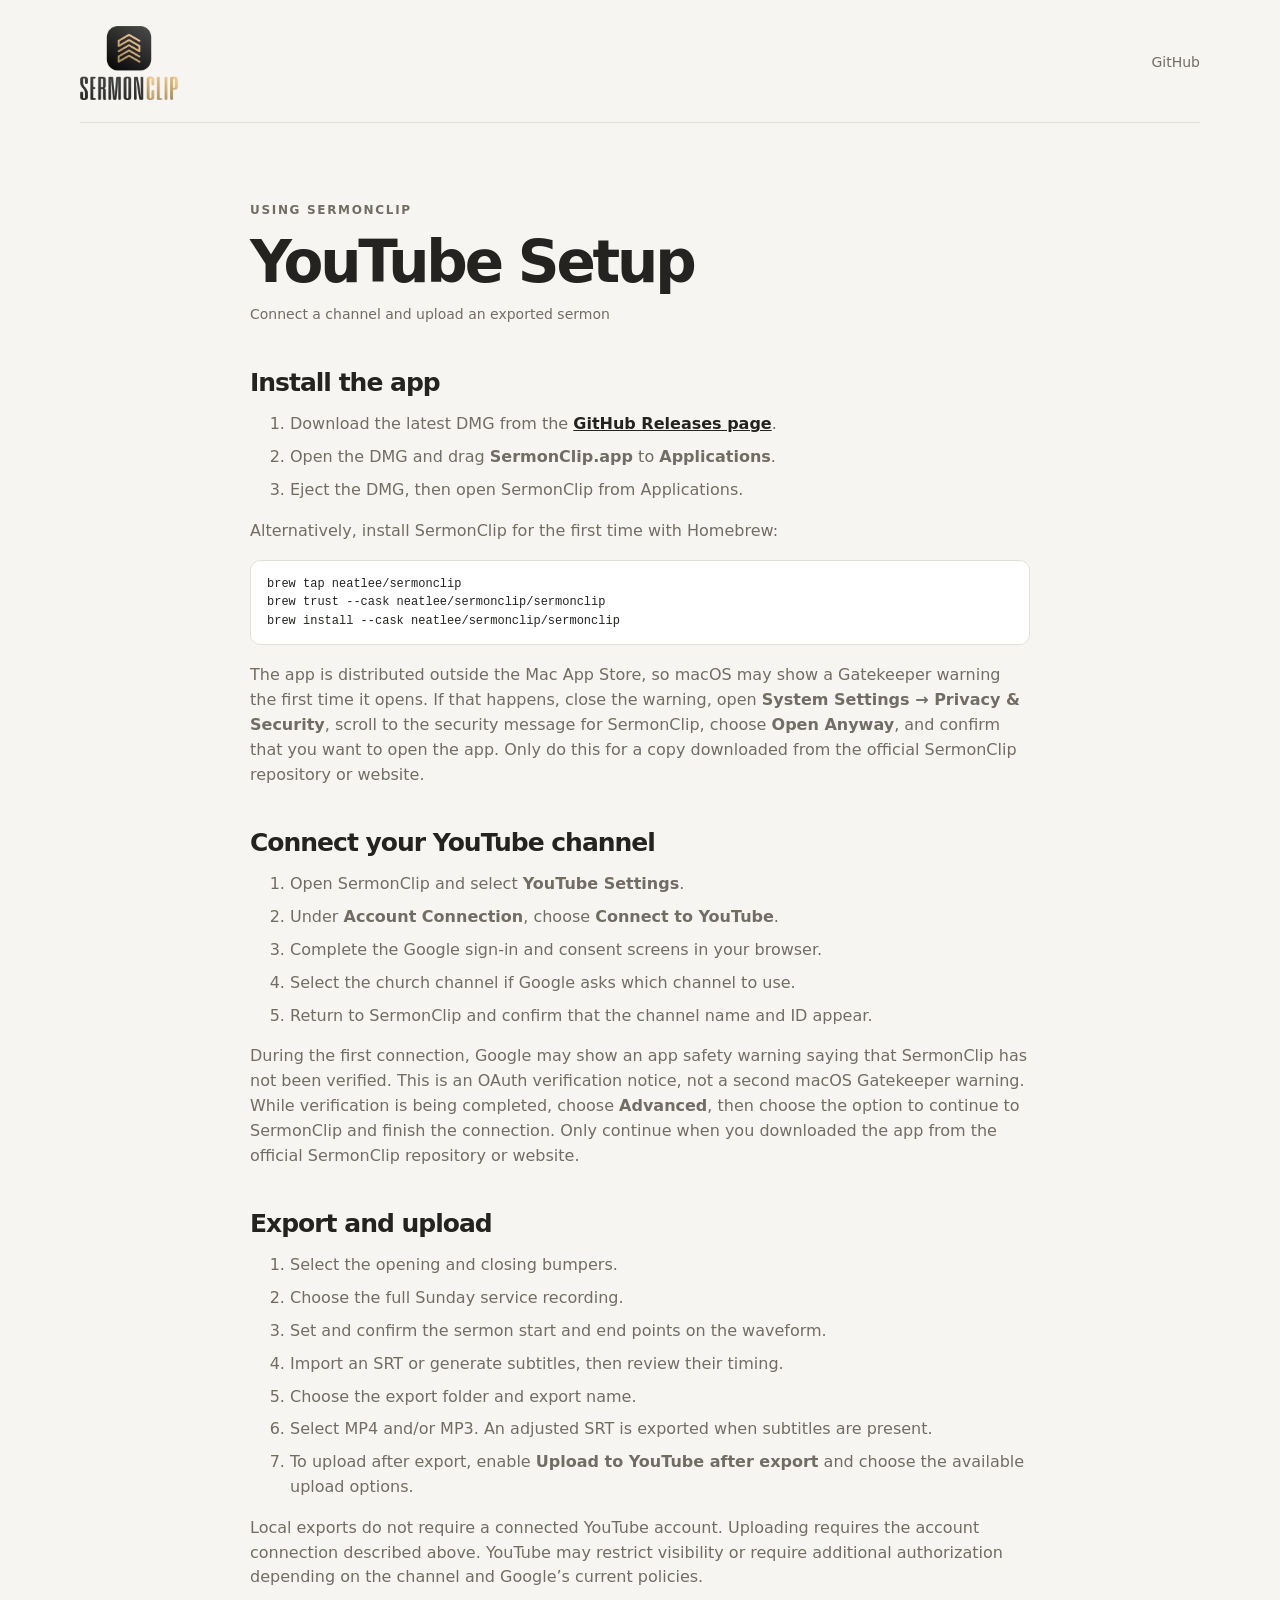
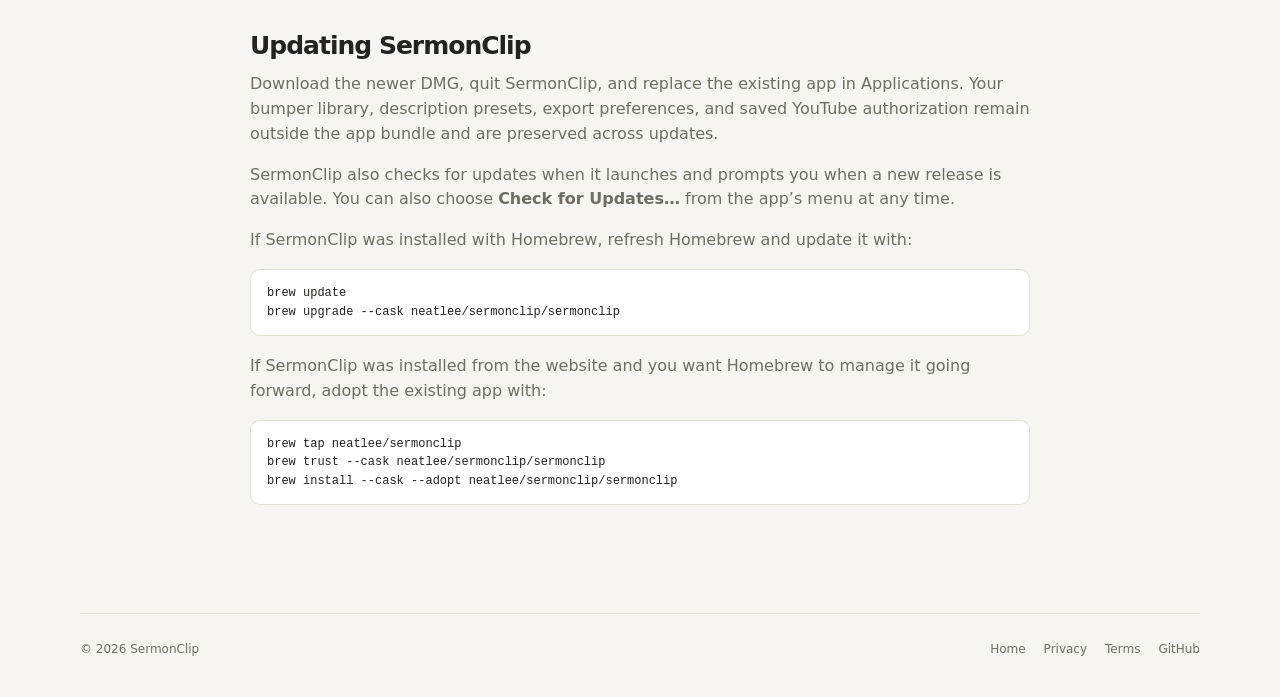
<file: youtube-setup/index.html>
<!doctype html>
<html lang="en">
<head>
  <meta charset="utf-8"><meta name="viewport" content="width=device-width, initial-scale=1">
  <meta name="description" content="How to install SermonClip, connect YouTube, and export a sermon"><title>Using YouTube with SermonClip</title>
  <link rel="icon" href="../site-assets/favicon.png"><link rel="stylesheet" href="../site.css">
  <!-- Google tag (gtag.js) -->
  <script async src="https://www.googletagmanager.com/gtag/js?id=G-7XK217PPE0"></script>
  <script>
    window.dataLayer = window.dataLayer || [];
    function gtag(){dataLayer.push(arguments);}
    gtag('js', new Date());
    gtag('config', 'G-7XK217PPE0');
  </script>
</head>
<body>
  <header class="site-header"><a class="brand" href="../" aria-label="SermonClip home"><picture class="brand-mark"><source media="(prefers-color-scheme: dark)" srcset="../v2/public/assets/sermonclip-dark.png"><img src="../site-assets/SermonClip-Lightmode-Logo.png" alt="SermonClip"></picture></a><nav aria-label="Primary navigation"><a href="https://github.com/neatlee/SermonClip">GitHub</a></nav></header>
  <main class="legal-page setup-page"><p class="eyebrow">Using SermonClip</p><h1>YouTube Setup</h1><p class="legal-date">Connect a channel and upload an exported sermon</p>
    <h2>Install the app</h2><ol><li>Download the latest DMG from the <a href="https://github.com/neatlee/SermonClip/releases">GitHub Releases page</a>.</li><li>Open the DMG and drag <strong>SermonClip.app</strong> to <strong>Applications</strong>.</li><li>Eject the DMG, then open SermonClip from Applications.</li></ol><p>Alternatively, install SermonClip for the first time with Homebrew:</p><pre><code>brew tap neatlee/sermonclip
brew trust --cask neatlee/sermonclip/sermonclip
brew install --cask neatlee/sermonclip/sermonclip</code></pre>
    <p>The app is distributed outside the Mac App Store, so macOS may show a Gatekeeper warning the first time it opens. If that happens, close the warning, open <strong>System Settings → Privacy &amp; Security</strong>, scroll to the security message for SermonClip, choose <strong>Open Anyway</strong>, and confirm that you want to open the app. Only do this for a copy downloaded from the official SermonClip repository or website.</p>
    <h2>Connect your YouTube channel</h2><ol><li>Open SermonClip and select <strong>YouTube Settings</strong>.</li><li>Under <strong>Account Connection</strong>, choose <strong>Connect to YouTube</strong>.</li><li>Complete the Google sign-in and consent screens in your browser.</li><li>Select the church channel if Google asks which channel to use.</li><li>Return to SermonClip and confirm that the channel name and ID appear.</li></ol>
    <p>During the first connection, Google may show an app safety warning saying that SermonClip has not been verified. This is an OAuth verification notice, not a second macOS Gatekeeper warning. While verification is being completed, choose <strong>Advanced</strong>, then choose the option to continue to SermonClip and finish the connection. Only continue when you downloaded the app from the official SermonClip repository or website.</p>
    <h2>Export and upload</h2><ol><li>Select the opening and closing bumpers.</li><li>Choose the full Sunday service recording.</li><li>Set and confirm the sermon start and end points on the waveform.</li><li>Import an SRT or generate subtitles, then review their timing.</li><li>Choose the export folder and export name.</li><li>Select MP4 and/or MP3. An adjusted SRT is exported when subtitles are present.</li><li>To upload after export, enable <strong>Upload to YouTube after export</strong> and choose the available upload options.</li></ol>
    <p>Local exports do not require a connected YouTube account. Uploading requires the account connection described above. YouTube may restrict visibility or require additional authorization depending on the channel and Google’s current policies.</p>
    <h2>Updating SermonClip</h2><p>Download the newer DMG, quit SermonClip, and replace the existing app in Applications. Your bumper library, description presets, export preferences, and saved YouTube authorization remain outside the app bundle and are preserved across updates.</p><p>SermonClip also checks for updates when it launches and prompts you when a new release is available. You can also choose <strong>Check for Updates…</strong> from the app’s menu at any time.</p><p>If SermonClip was installed with Homebrew, refresh Homebrew and update it with:</p><pre><code>brew update
brew upgrade --cask neatlee/sermonclip/sermonclip</code></pre><p>If SermonClip was installed from the website and you want Homebrew to manage it going forward, adopt the existing app with:</p><pre><code>brew tap neatlee/sermonclip
brew trust --cask neatlee/sermonclip/sermonclip
brew install --cask --adopt neatlee/sermonclip/sermonclip</code></pre>
  </main>
  <footer class="site-footer"><span>© <span data-current-year>2026</span> SermonClip</span><span class="footer-links"><a href="../">Home</a><a href="../privacy/">Privacy</a><a href="../terms/">Terms</a><a href="https://github.com/neatlee/SermonClip">GitHub</a></span></footer>
  <script>document.querySelectorAll('[data-current-year]').forEach((element) => { element.textContent = new Date().getFullYear(); });</script>
</body>
</html>
</file>
<file: site.css>
:root {
  color-scheme: light dark;
  --bg: #f7f5f1;
  --surface: #ffffff;
  --surface-soft: #f1eee8;
  --text: #242321;
  --muted: #716d65;
  --line: #e4dfd6;
  --accent: #ad9062;
  --primary: #ffd49e;
  --primary-border: #efc794;
  --secondary: #fff5e9;
  --secondary-border: #f6ede1;
  --shadow: 0 24px 70px rgba(59, 47, 29, .10);
}

@media (prefers-color-scheme: dark) {
  :root { --bg:#1f211f; --surface:#292b29; --surface-soft:#30332f; --text:#f4f0e8; --muted:#bcb6ab; --line:#45463f; --primary:#ffd49e; --secondary:#fff5e9; --shadow:0 24px 70px rgba(0,0,0,.28); }
}

* { box-sizing: border-box; }
html { scroll-behavior: smooth; }
body { margin:0; background:var(--bg); color:var(--text); font-family:-apple-system,BlinkMacSystemFont,"SF Pro Display","SF Pro Text",system-ui,sans-serif; line-height:1.55; }
a { color:inherit; }
.site-header, main, .site-footer { width:min(1120px, calc(100% - 48px)); margin-inline:auto; }
.site-header { display:flex; align-items:center; justify-content:space-between; padding:26px 0 22px; border-bottom:1px solid var(--line); }
.brand { display:block; width:166px; }
.brand-mark img { display:block; width:100%; height:auto; max-height:74px; object-fit:contain; object-position:left center; }
nav { display:flex; align-items:center; gap:28px; font-size:14px; color:var(--muted); }
nav a, .text-link, .footer-links a { text-decoration:none; transition:color .25s ease; }
nav a:hover, .text-link:hover, .footer-links a:hover { color:var(--text); }
.hero { display:grid; grid-template-columns:1.08fr .92fr; gap:76px; align-items:flex-start; padding:94px 0 110px; }
.hero-copy { min-width:0; animation:fade-up .7s cubic-bezier(.22,.8,.32,1) both; }
.hero-card { min-width:0; animation:fade-up .8s .12s cubic-bezier(.22,.8,.32,1) both; }
.eyebrow { margin:0 0 13px; color:var(--accent); font-size:12px; font-weight:750; letter-spacing:.14em; text-transform:uppercase; }
h1,h2,h3,p { margin-top:0; }
h1 { max-width:690px; margin-bottom:22px; font-size:clamp(42px,6vw,72px); line-height:1.02; letter-spacing:-.055em; }
h2 { margin-bottom:16px; font-size:clamp(30px,4vw,46px); line-height:1.08; letter-spacing:-.04em; }
h3 { margin-bottom:9px; font-size:20px; letter-spacing:-.02em; }
.lede { max-width:595px; margin-bottom:30px; color:var(--muted); font-size:19px; }
.hero-actions { display:flex; flex-wrap:wrap; gap:12px; }
.button { display:inline-flex; align-items:center; justify-content:center; min-height:46px; padding:11px 18px; border:1px solid; border-radius:11px; font-size:13px; font-weight:750; letter-spacing:.08em; text-decoration:none; text-transform:uppercase; transition:transform .18s ease, box-shadow .18s ease, background .18s ease; }
.button:hover { transform:translateY(-2px); box-shadow:0 8px 20px rgba(61,44,22,.12); }
.button-primary { background:var(--primary); border-color:var(--primary-border); color:#000; }
.button-secondary { background:var(--secondary); border-color:var(--secondary-border); color:#000; }
.microcopy { margin:14px 0 0; color:var(--muted); font-size:12px; }
.homebrew-install { position:relative; max-width:620px; margin-top:22px; }.install-heading { margin-bottom:7px; color:var(--muted); font-size:12px; font-weight:750; letter-spacing:.08em; text-transform:uppercase; }.copy-command { position:absolute; top:36px; right:10px; z-index:1; padding:4px 9px; border:1px solid var(--line); border-radius:6px; background:var(--surface); color:var(--text); cursor:pointer; font:inherit; font-size:10px; letter-spacing:.08em; text-transform:uppercase; transition:color .25s ease, border-color .25s ease, background .25s ease; }.copy-command:hover { border-color:var(--primary-border); background:var(--primary); }.homebrew-install pre { overflow:auto; margin:0; padding:13px 108px 13px 15px; border:1px solid var(--line); border-radius:10px; background:var(--surface); color:var(--text); font:12px/1.55 ui-monospace,SFMono-Regular,Menlo,monospace; }.homebrew-install code { white-space:pre; }
.hero-card { overflow:hidden; border:1px solid var(--line); border-radius:20px; background:var(--surface); box-shadow:var(--shadow); transition:transform .35s ease, box-shadow .35s ease; }
.hero-card:hover { transform:translateY(-5px); box-shadow:0 30px 80px rgba(59,47,29,.14); }
.hero-screenshot { display:block; width:100%; height:auto; }
.window-chrome { display:flex; align-items:center; gap:7px; padding:16px 18px; border-bottom:1px solid var(--line); color:var(--muted); font-size:13px; }
.window-chrome span { width:9px; height:9px; border-radius:50%; background:#d8d2c8; }.window-chrome span:first-child { background:#d99b87; }.window-chrome span:nth-child(2) { background:#e3c180; }.window-chrome span:nth-child(3) { background:#a6ba8d; }.window-chrome b { margin-left:10px; font-weight:650; }
.workflow { padding:20px 18px 12px; }.workflow-row { display:grid; grid-template-columns:34px 1fr auto; align-items:center; gap:10px; padding:17px 13px; border-bottom:1px solid var(--line); color:var(--muted); }.workflow-row strong { color:var(--accent); font-size:12px; }.workflow-row em { padding:4px 8px; border-radius:7px; background:var(--surface-soft); font-size:11px; font-style:normal; letter-spacing:.08em; text-transform:uppercase; }.workflow-row.active { margin-inline:-1px; border:1px solid var(--primary-border); border-radius:10px; background:var(--secondary); color:var(--text); }.workflow-row.active em { background:var(--primary); color:#000; }
.progress { height:5px; margin:10px 24px 22px; overflow:hidden; border-radius:10px; background:var(--surface-soft); }.progress span { display:block; width:72%; height:100%; border-radius:inherit; background:linear-gradient(90deg,var(--accent),#d8bd8d,var(--accent)); background-size:200% 100%; animation:progress-shimmer 3.5s ease-in-out infinite; }
.section { padding:80px 0; border-top:1px solid var(--line); }.section-heading { display:flex; align-items:end; justify-content:space-between; gap:40px; margin-bottom:34px; }.section-heading h2 { max-width:620px; margin-bottom:0; text-align:right; }
.process-list { position:relative; display:grid; gap:20px; }
.process-list::before { position:absolute; top:24px; bottom:24px; left:50%; width:1px; background:var(--line); content:""; }
.process-step { position:relative; z-index:1; display:grid; grid-template-columns:48px 1fr; align-items:start; gap:18px; width:60%; min-height:146px; padding:24px 27px; border:1px solid var(--primary-border); border-radius:16px; background:var(--surface); }
.process-step:nth-child(even) { margin-left:auto; }
.process-step:hover { border-color:var(--primary-border); }
.process-number { display:inline-flex; align-items:center; justify-content:center; width:36px; height:30px; border-radius:8px; background:var(--secondary); color:var(--accent); font-size:12px; font-weight:750; }
.process-step h3 { margin:2px 0 9px; }
.process-step p, .split-copy p, .download-panel p { color:var(--muted); }
.screen-section { padding-top:84px; }
.screen-grid { display:grid; gap:24px; }
.screen-card { overflow:hidden; padding:0; border:1px solid var(--line); border-radius:16px; background:var(--surface); transition:transform .25s ease, border-color .25s ease, box-shadow .25s ease; }
.screen-card-link { display:flex; align-items:center; gap:28px; padding:18px; color:inherit; text-decoration:none; }
.screen-card:nth-child(even) .screen-card-image { order:2; }
.screen-card:nth-child(even) .screen-caption { order:1; }
.screen-card:hover { transform:translateY(-4px); border-color:var(--primary-border); box-shadow:0 14px 34px rgba(59,47,29,.08); }
.screen-card-link { border-radius:inherit; outline-offset:4px; }
.screen-card-link:focus-visible { outline:2px solid var(--accent); }
.screen-card-image { display:block; flex:0 0 45%; width:100%; max-width:45%; height:auto; border:1px solid var(--line); border-radius:10px; transition:filter .2s ease, transform .2s ease; }
.screen-card-link:hover .screen-card-image { filter:brightness(.94); transform:scale(1.01); }
.screen-caption { min-width:0; flex:1 1 auto; padding:19px 10px; }
.screen-caption h3 { margin-bottom:7px; }
.screen-caption p { margin-bottom:0; color:var(--muted); }
.lightbox { width:min(1000px,calc(100% - 40px)); max-width:none; padding:0 64px; overflow:visible; border:0; outline:none; background:transparent; }
.lightbox:focus,.lightbox:focus-visible { outline:none; }
.lightbox::backdrop { background:rgba(0,0,0,.72); }
.lightbox img { display:block; width:100%; height:auto; max-height:calc(100vh - 70px); object-fit:contain; }
.lightbox-close { display:flex; align-items:center; gap:5px; margin:10px 0 8px auto; padding:0; border:0; background:transparent; color:#fff; font:inherit; font-size:11px; font-weight:750; letter-spacing:.12em; cursor:pointer; transition:color .25s ease; }
.lightbox-close:hover { color:var(--accent); }
.lightbox-close:focus,.lightbox-close:focus-visible { outline:none; box-shadow:none; }
.lightbox-close span:first-child { font-size:18px; font-weight:400; line-height:11px; }
.lightbox-nav { position:absolute; top:50%; display:flex; align-items:center; justify-content:center; width:34px; height:54px; margin:0; padding:0; transform:translateY(-50%); border:1px solid rgba(255,255,255,.28); border-radius:10px; background:rgba(0,0,0,.38); color:#fff; font:inherit; font-size:30px; line-height:1; cursor:pointer; transition:color .25s ease, transform .18s ease, background .18s ease; }
.lightbox-nav:hover { background:rgba(0,0,0,.62); }
.lightbox-nav:hover { color:var(--accent); }
.lightbox-nav:hover { transform:translateY(-50%) scale(1.1); }
.lightbox-prev { left:12px; }
.lightbox-next { right:12px; }
@media (max-width:560px) { .lightbox { padding:0 50px; }.lightbox-nav { width:30px; height:46px; }.lightbox-prev { left:0; }.lightbox-next { right:0; } }
.split-section { display:grid; grid-template-columns:1fr 1fr; gap:80px; padding:88px 0; border-top:1px solid var(--line); animation:fade-up .7s .08s cubic-bezier(.22,.8,.32,1) both; }.split-copy { max-width:500px; padding-top:8px; }.text-link { display:inline-flex; gap:8px; color:var(--text); font-weight:700; }.text-link span { transition:transform .2s ease; }.text-link:hover span { transform:translate(3px,-3px); }
.download-panel { margin:0 0 80px; padding:33px 36px; border:1px solid var(--primary-border); border-radius:18px; background:var(--secondary); color:#242321; animation:fade-up .7s .14s cubic-bezier(.22,.8,.32,1) both; }.download-panel-row { display:flex; align-items:center; justify-content:space-between; gap:30px; }.download-panel-copy { flex:1; min-width:0; }.download-panel h2 { margin-bottom:8px; }.download-panel .eyebrow { color:var(--accent); }.download-panel p { margin-bottom:0; color:#716d65; }.download-panel .homebrew-install { max-width:620px; }.download-panel .install-heading { color:#716d65; }.download-panel .button-secondary { background:#242321; border-color:#242321; color:var(--secondary); }.download-actions { display:flex; flex-wrap:wrap; justify-content:flex-end; gap:10px; flex-shrink:0; }
.site-footer { display:flex; justify-content:space-between; gap:20px; padding:26px 0 38px; border-top:1px solid var(--line); color:var(--muted); font-size:12px; }.footer-links { display:flex; gap:18px; }
.legal-page { max-width:780px; padding:78px 0 90px; }.legal-page h1 { margin-bottom:12px; font-size:clamp(38px,5vw,58px); }.legal-date { margin-bottom:44px; color:var(--muted); font-size:14px; }.legal-page h2 { margin:42px 0 13px; font-size:25px; }.legal-page p, .legal-page li { color:var(--muted); }.legal-page ul { padding-left:22px; }.legal-page li + li { margin-top:8px; }.legal-page a { color:var(--text); font-weight:650; }
.setup-page pre { overflow:auto; margin:14px 0 18px; padding:14px 16px; border:1px solid var(--line); border-radius:10px; background:var(--surface); color:var(--text); font:12px/1.55 ui-monospace,SFMono-Regular,Menlo,monospace; }
.changelog-page h3 { margin:32px 0 11px; font-size:21px; }
.muted-parenthetical { color:var(--muted); font-size:.55em; font-weight:500; letter-spacing:0; }
.js .reveal { opacity:0; transform:translateY(24px); animation:none !important; transition:opacity .7s cubic-bezier(.22,.8,.32,1), transform .7s cubic-bezier(.22,.8,.32,1); }
.js .reveal.is-visible { opacity:1; transform:none; }
.js .feature-card:nth-child(2) { transition-delay:.08s; }.js .feature-card:nth-child(3) { transition-delay:.16s; }
@keyframes fade-up { from { opacity:0; transform:translateY(12px); } to { opacity:1; transform:translateY(0); } }
@keyframes progress-shimmer { 0%,100% { background-position:100% 0; } 50% { background-position:0 0; } }
@media (prefers-reduced-motion: reduce) { *, *::before, *::after { animation-duration:.01ms !important; animation-iteration-count:1 !important; scroll-behavior:auto !important; transition-duration:.01ms !important; } }
@media (max-width:800px) { .hero { grid-template-columns:1fr; gap:42px; padding:64px 0 76px; }.screen-grid,.split-section { grid-template-columns:1fr; }.screen-card-link { flex-direction:column; align-items:stretch; gap:8px; }.screen-card-image { flex-basis:auto; max-width:100%; }.screen-card:nth-child(even) .screen-card-image,.screen-card:nth-child(even) .screen-caption { order:initial; }.section-heading { display:block; }.section-heading h2 { margin-top:10px; text-align:left; }.process-list::before { left:18px; }.process-step,.process-step:nth-child(even) { width:100%; margin-left:0; }.split-section { gap:18px; }.download-panel-row { display:block; }.download-actions { justify-content:flex-start; margin-top:20px; } }
@media (max-width:800px) { .screen-card-link { cursor:default; } }
@media (max-width:560px) { .site-header, main, .site-footer { width:min(100% - 32px, 1120px); }.site-header { align-items:center; gap:18px; }.brand { width:137px; } nav { flex-wrap:wrap; justify-content:flex-end; gap:10px 14px; font-size:12px; }.hero { padding-top:48px; }.lede { font-size:17px; }.feature-card { min-height:0; }.feature-number { margin-bottom:28px; }.site-footer { display:block; }.footer-links { margin-top:13px; flex-wrap:wrap; } }

/* Main marketing page refresh */
.home-page {
  --home-ink:#292824;
  --home-muted:#706d66;
  --home-paper:#f7f5f1;
  --home-card:#fff;
  --home-line:#e4dfd6;
  --home-gold:#c39d66;
  --home-yellow:#ffdaaa;
  --home-yellow-line:#efc794;
  background:var(--home-paper);
  color:var(--home-ink);
}
@media (prefers-color-scheme:dark) {
  .home-page { --home-ink:#f4f0e8; --home-muted:#c0baaf; --home-paper:#20211f; --home-card:#292b29; --home-line:#45463f; --home-gold:#d5b783; --home-yellow:#ffd49e; --home-yellow-line:#d5ae78; }
}
.home-page .site-header,
.home-page main,
.home-page .site-footer { width:min(1200px,calc(100% - 64px)); }
.home-page .site-header { min-height:92px; padding:18px 0; border-color:var(--home-line); }
.home-page .brand { width:158px; }
.home-page .brand-mark img { max-height:64px; }
.home-page nav { gap:clamp(16px,2.5vw,34px); color:var(--home-muted); font-size:13px; }
.home-page nav a { transition:color .2s ease; }
.home-page nav a:hover { color:var(--home-ink); }
.home-page .nav-github { padding:9px 13px; border:1px solid var(--home-line); border-radius:9px; color:var(--home-ink); }
.home-page .nav-github span { margin-left:4px; color:var(--home-gold); }
.home-hero { display:grid; grid-template-columns:minmax(0,.96fr) minmax(0,1.04fr); align-items:center; gap:clamp(40px,7vw,92px); padding:90px 0 104px; }
.home-hero-copy { max-width:590px; }
.home-kicker,.home-overline { margin:0 0 16px; color:var(--home-muted); font-size:11px; font-weight:760; letter-spacing:.13em; line-height:1.4; text-transform:uppercase; }
.kicker-dot { display:inline-block; width:8px; height:8px; margin:0 8px 1px 0; border-radius:50%; background:var(--home-gold); }
.home-hero h1 { max-width:610px; margin:0 0 24px; font-size:clamp(44px,6vw,72px); line-height:.99; letter-spacing:-.06em; }
.home-hero-lede { max-width:555px; margin:0; color:var(--home-muted); font-size:clamp(17px,1.8vw,20px); line-height:1.65; }
.home-actions { display:flex; flex-wrap:wrap; align-items:center; gap:12px; margin-top:30px; }
.home-button { display:inline-flex; min-height:48px; align-items:center; justify-content:center; gap:12px; padding:12px 17px; border:1px solid transparent; border-radius:10px; font-size:11px; font-weight:780; letter-spacing:.075em; line-height:1.2; text-align:center; text-decoration:none; text-transform:uppercase; transition:transform .18s ease,box-shadow .18s ease,background-color .18s ease,border-color .18s ease; }
.home-button:hover { transform:translateY(-2px); box-shadow:0 9px 22px rgba(46,36,21,.12); }
.home-button:focus-visible,.home-page a:focus-visible,.homebrew-details summary:focus-visible { outline:3px solid var(--home-gold); outline-offset:3px; }
.home-button-primary { background:var(--home-yellow); border-color:var(--home-yellow-line); color:#25231f; }
.home-button-primary:hover { background:#ffca82; }
.home-button-quiet { background:var(--home-card); border-color:var(--home-line); color:var(--home-ink); }
.home-button-quiet:hover { border-color:var(--home-gold); }
.home-button span { font-size:15px; letter-spacing:0; }
.home-hero-note { margin:16px 0 0; color:var(--home-muted); font-size:12px; }
.home-hero-visual { min-width:0; }
.app-placeholder { overflow:hidden; border:1px solid var(--home-line); border-radius:19px; background:#222523; box-shadow:0 28px 80px rgba(39,35,28,.17); color:#f7f1e6; transform:rotate(.6deg); }
.placeholder-topbar { display:flex; height:46px; align-items:center; gap:11px; padding:0 15px; border-bottom:1px solid rgba(255,255,255,.1); color:#dedbd4; font-size:11px; font-weight:650; }
.placeholder-lights { display:flex; gap:5px; }
.placeholder-lights i { width:8px; height:8px; border-radius:50%; background:#ed6a5e; }
.placeholder-lights i:nth-child(2) { background:#f3c44e; }
.placeholder-lights i:nth-child(3) { background:#61bd67; }
.placeholder-version { margin-left:auto; padding:4px 7px; border:1px solid rgba(255,255,255,.14); border-radius:5px; color:#c5b28d; font-size:9px; letter-spacing:.08em; }
.placeholder-workspace { display:grid; min-height:340px; grid-template-columns:104px minmax(0,1fr); }
.placeholder-sidebar { display:flex; flex-direction:column; align-items:stretch; gap:12px; padding:17px 11px; border-right:1px solid rgba(255,255,255,.1); background:#1b1f1d; }
.placeholder-brandmark { display:grid; width:30px; height:30px; place-items:center; margin:0 0 3px 4px; border-radius:9px; background:#37362f; color:#e2bd80; font-size:18px; font-weight:750; }
.placeholder-navline { padding:8px 7px; border-radius:6px; color:#a8a79f; font-size:9px; }
.placeholder-navline.active { background:#3a3327; color:#f0c783; }
.placeholder-editor { position:relative; display:flex; min-width:0; flex-direction:column; padding:17px 17px 13px; }
.placeholder-titleline { display:flex; justify-content:space-between; margin:2px 0 14px; }
.placeholder-titleline span:first-child { width:35%; height:9px; border-radius:5px; background:#dedbd4; }
.placeholder-titleline span:last-child { width:18%; height:8px; border-radius:5px; background:#51534d; }
.placeholder-video { position:relative; display:grid; min-height:185px; place-items:center; overflow:hidden; border:1px solid rgba(255,255,255,.14); border-radius:9px; background:radial-gradient(ellipse at 55% 44%,#6d716d 0,#474a47 29%,#323632 70%); }
.placeholder-video::before,.placeholder-video::after { position:absolute; bottom:0; width:42%; height:44%; background:linear-gradient(145deg,transparent 30%,rgba(20,22,20,.5) 30%); content:""; }
.placeholder-video::before { left:0; }
.placeholder-video::after { right:0; transform:scaleX(-1); }
.video-play { z-index:1; display:grid; width:38px; height:38px; place-items:center; padding-left:2px; border:1px solid rgba(255,255,255,.6); border-radius:50%; background:rgba(0,0,0,.25); color:#fff; font-size:13px; }
.video-caption { position:absolute; right:10px; bottom:8px; z-index:2; color:#e6e2d9; font-size:8px; }
.placeholder-waveform { position:relative; display:flex; height:47px; align-items:center; justify-content:space-between; gap:2px; margin-top:8px; overflow:hidden; border-radius:5px; background:#293c50; }
.placeholder-waveform::after { position:absolute; top:0; bottom:0; left:55%; width:2px; background:#ffe2b4; box-shadow:0 0 0 3px rgba(255,226,180,.17); content:""; }
.placeholder-waveform span { width:2px; min-width:2px; border-radius:2px; background:#a9bfd0; opacity:.82; }
.placeholder-waveform span:nth-child(5n) { height:82%; }.placeholder-waveform span:nth-child(4n) { height:52%; }.placeholder-waveform span:nth-child(3n) { height:70%; }.placeholder-waveform span:nth-child(2n) { height:36%; }.placeholder-waveform span:nth-child(7n) { height:92%; }
.placeholder-controls { display:grid; grid-template-columns:1fr 1fr; gap:8px; margin-top:10px; }
.placeholder-controls span { padding:9px 7px; border-radius:6px; background:#3c855f; color:#fff; font-size:8px; font-weight:750; letter-spacing:.06em; text-align:center; text-transform:uppercase; }
.placeholder-controls span:last-child { background:#d74343; }
.placeholder-footnote { margin-top:auto; padding-top:12px; color:#c7b38f; font-size:9px; text-align:right; }
.visual-caption { margin:16px 0 0; color:var(--home-muted); font-size:11px; line-height:1.5; }
.visual-caption span { padding-right:5px; color:var(--home-gold); }
.founder-note { display:grid; grid-template-columns:54px minmax(0,1fr) minmax(170px,.42fr); align-items:start; gap:28px; padding:58px clamp(25px,5vw,70px); border:1px solid var(--home-line); border-radius:18px; background:var(--home-card); }
.founder-mark { color:var(--home-gold); font-family:Georgia,serif; font-size:76px; line-height:.9; }
.founder-copy { max-width:670px; }
.founder-copy h2,.section-intro h2,.closing-note h2 { margin:0 0 17px; font-size:clamp(32px,4vw,46px); line-height:1.08; letter-spacing:-.045em; }
.founder-copy > p:not(.home-overline):not(.founder-signoff) { margin:0 0 13px; color:var(--home-muted); font-size:15px; line-height:1.75; }
.founder-signoff { display:flex; flex-direction:column; gap:3px; margin:21px 0 0; font-size:14px; font-weight:750; }
.founder-signoff span { color:var(--home-muted); font-size:12px; font-weight:500; }
.founder-aside { align-self:center; padding:19px; border-left:1px solid var(--home-line); color:var(--home-muted); }
.founder-aside p { margin:10px 0 0; font-size:13px; line-height:1.65; }
.aside-spark { color:var(--home-gold); font-size:25px; }
.home-section { padding:116px 0 106px; }
.section-intro { max-width:700px; margin:0 auto 42px; text-align:center; }
.section-intro .home-overline { margin-bottom:13px; }
.section-intro h2 { max-width:660px; margin-inline:auto; }
.section-intro > p:last-child { max-width:590px; margin:0 auto; color:var(--home-muted); font-size:16px; line-height:1.7; }
.workflow-cards { display:grid; grid-template-columns:repeat(3,minmax(0,1fr)); gap:16px; }
.workflow-card { position:relative; min-height:238px; padding:25px 25px 23px; border:1px solid var(--home-line); border-radius:14px; background:var(--home-card); }
.workflow-index { position:absolute; top:23px; right:23px; color:var(--home-muted); font-size:10px; font-weight:750; letter-spacing:.1em; }
.workflow-icon { display:grid; width:41px; height:41px; place-items:center; margin-bottom:28px; border-radius:11px; background:var(--secondary); color:var(--home-gold); font-size:24px; font-weight:500; }
.workflow-card h3 { margin:0 0 10px; font-size:19px; letter-spacing:-.025em; }
.workflow-card p { margin:0; color:var(--home-muted); font-size:13px; line-height:1.7; }
.local-first-strip { display:flex; align-items:flex-start; gap:14px; max-width:860px; margin:23px auto 0; padding:16px 19px; border-radius:10px; background:var(--surface-soft); }
.local-lock { flex:0 0 auto; color:var(--home-gold); font-size:20px; }
.local-first-strip p { margin:0; color:var(--home-muted); font-size:12px; line-height:1.65; }
.local-first-strip strong { color:var(--home-ink); }
.plans-section { margin:0 calc((min(1200px,100vw - 64px) - 100vw)/2); padding:94px max(32px,calc((100vw - 1110px)/2)) 90px; background:var(--surface-soft); }
.plans-intro { margin-bottom:26px; }
.release-note { display:flex; max-width:900px; align-items:flex-start; gap:11px; margin:0 auto 24px; padding:13px 16px; border:1px solid var(--home-line); border-radius:10px; background:var(--home-card); }
.release-note-mark { display:grid; flex:0 0 19px; height:19px; place-items:center; border-radius:50%; background:var(--secondary); color:var(--home-gold); font-size:12px; font-weight:800; }
.release-note p { margin:0; color:var(--home-muted); font-size:11px; line-height:1.6; }
.release-note strong { color:var(--home-ink); }
.plan-grid { display:grid; max-width:1000px; grid-template-columns:1fr 1fr; gap:16px; margin:0 auto; }
.plan-card { position:relative; display:flex; min-width:0; flex-direction:column; padding:25px 27px 21px; border:1px solid var(--home-line); border-radius:15px; background:var(--home-card); }
.pro-plan { border-color:var(--home-yellow-line); box-shadow:0 12px 34px rgba(115,82,38,.08); }
.pro-ribbon { position:absolute; top:0; right:0; padding:7px 12px; border-radius:0 14px 0 10px; background:var(--home-yellow); color:#302a20; font-size:9px; font-weight:780; letter-spacing:.06em; text-transform:uppercase; }
.plan-heading { display:flex; align-items:flex-start; justify-content:space-between; gap:12px; padding:11px 0 18px; border-bottom:1px solid var(--home-line); }
.plan-label { margin:0 0 5px; color:var(--home-muted); font-size:10px; font-weight:700; letter-spacing:.08em; text-transform:uppercase; }
.plan-heading h3 { margin:0; font-size:27px; letter-spacing:-.045em; }
.plan-price { display:flex; flex-direction:column; align-items:flex-end; padding-top:1px; }
.plan-price span { font-size:29px; font-weight:780; letter-spacing:-.06em; line-height:1; }
.plan-price small { margin-top:5px; color:var(--home-muted); font-size:9px; }
.plan-summary { margin:15px 0 8px; color:var(--home-muted); font-size:12px; }
.plan-features { display:grid; gap:0; margin:0; padding:0; list-style:none; }
.plan-features li { display:grid; grid-template-columns:16px 1fr; gap:9px; padding:10px 0; border-bottom:1px solid var(--home-line); font-size:11px; line-height:1.5; }
.feature-check { color:#398764; font-size:14px; font-weight:800; }
.feature-not-included { color:var(--home-muted); }
.feature-not-included > span:first-child { color:#aaa59b; text-align:center; }
.plan-footnote { margin:13px 0 0; color:var(--home-muted); font-size:9px; line-height:1.6; }
.seat-note { display:flex; align-items:flex-start; gap:9px; margin-top:14px; padding:10px 11px; border-radius:8px; background:var(--secondary); color:#332d24; }
.seat-icon { flex:0 0 auto; color:#8a6b3d; font-size:15px; }
.seat-note p { margin:0; font-size:10px; line-height:1.55; }
.seat-note strong { font-weight:800; }
.plans-contact { margin:24px 0 0; color:var(--home-muted); font-size:12px; text-align:center; }
.plans-contact a { color:var(--home-ink); font-weight:750; text-underline-offset:3px; }
.closing-note { display:grid; grid-template-columns:1.1fr .9fr; align-items:center; gap:70px; padding:100px 0; }
.closing-note h2 { max-width:620px; margin-bottom:0; }
.closing-copy { max-width:420px; }
.closing-copy > p { margin:0 0 18px; color:var(--home-muted); font-size:14px; line-height:1.7; }
.home-button-dark { background:#292824; border-color:#292824; color:#fffaf1; }
.home-button-dark:hover { background:#41403a; }
.current-release { display:grid; grid-template-columns:minmax(0,1fr) auto; align-items:center; gap:14px 26px; margin:0 0 72px; padding:28px 32px; border:1px solid var(--home-line); border-radius:14px; background:var(--home-card); }
.release-copy .home-overline { margin-bottom:8px; }
.release-copy h2 { margin:0 0 7px; font-size:24px; letter-spacing:-.035em; }
.release-copy > p:last-child { margin:0; color:var(--home-muted); font-size:11px; line-height:1.6; }
.release-actions { display:flex; flex-wrap:wrap; align-items:center; justify-content:flex-end; gap:15px; }
.release-actions .home-button { min-height:43px; padding:10px 13px; font-size:9px; }
.release-text-link { color:var(--home-ink); font-size:11px; font-weight:700; text-decoration:none; }
.release-text-link:hover { text-decoration:underline; text-underline-offset:3px; }
.homebrew-details { grid-column:1/-1; border-top:1px solid var(--home-line); padding-top:12px; }
.homebrew-details summary { width:fit-content; color:var(--home-muted); cursor:pointer; font-size:11px; font-weight:700; }
.homebrew-details .homebrew-install { max-width:620px; margin-top:12px; }
.homebrew-details .install-heading { color:var(--home-muted); font-size:10px; }
.homebrew-details pre { position:relative; overflow:auto; margin:0; padding:12px 75px 12px 13px; border:1px solid var(--home-line); border-radius:8px; background:var(--home-paper); color:var(--home-ink); font:10px/1.6 ui-monospace,SFMono-Regular,Menlo,monospace; }
.homebrew-details .copy-command { top:31px; right:8px; }
.homebrew-details code { white-space:pre; }
.home-page .site-footer { align-items:flex-start; padding:22px 0 34px; border-color:var(--home-line); color:var(--home-muted); font-size:10px; }
.home-page .footer-links { gap:16px; }
.home-page .footer-links a { color:var(--home-muted); }

@media (max-width:900px) {
  .home-hero { grid-template-columns:1fr; gap:44px; padding:72px 0 82px; }
  .home-hero-copy { max-width:720px; }
  .home-hero-visual { width:min(100%,760px); margin-inline:auto; }
  .founder-note { grid-template-columns:40px minmax(0,1fr); }
  .founder-aside { grid-column:2; padding:16px 0 0; border-top:1px solid var(--home-line); border-left:0; }
  .founder-aside p { max-width:420px; }
  .plans-section { margin-inline:calc((100% - 100vw)/2); padding-inline:32px; }
}
@media (max-width:650px) {
  .home-page .site-header,.home-page main,.home-page .site-footer { width:calc(100% - 36px); }
  .home-page .site-header { min-height:76px; align-items:flex-start; gap:16px; }
  .home-page .brand { width:125px; flex:0 0 auto; }
  .home-page nav { justify-content:flex-end; gap:8px 14px; padding-top:4px; font-size:10px; }
  .home-page .nav-github { padding:5px 8px; }
  .home-hero { gap:33px; padding:57px 0 65px; }
  .home-hero h1 { font-size:clamp(43px,12vw,64px); }
  .home-hero-lede { font-size:16px; }
  .home-actions { align-items:stretch; }
  .home-button { min-height:46px; padding-inline:12px; font-size:9px; }
  .app-placeholder { border-radius:13px; transform:none; }
  .placeholder-workspace { min-height:265px; grid-template-columns:75px minmax(0,1fr); }
  .placeholder-sidebar { gap:8px; padding:12px 7px; }
  .placeholder-navline { padding:7px 5px; font-size:7px; }
  .placeholder-editor { padding:12px 10px 10px; }
  .placeholder-video { min-height:145px; }
  .placeholder-controls span { font-size:6px; }
  .placeholder-footnote { font-size:7px; }
  .founder-note { grid-template-columns:1fr; gap:7px; padding:28px 24px; }
  .founder-mark { font-size:53px; }
  .founder-aside { grid-column:auto; }
  .home-section { padding:77px 0; }
  .section-intro { margin-bottom:28px; text-align:left; }
  .section-intro h2 { margin-inline:0; font-size:35px; }
  .section-intro > p:last-child { margin-inline:0; }
  .workflow-cards { grid-template-columns:1fr; gap:10px; }
  .workflow-card { min-height:0; padding:20px; }
  .workflow-icon { margin-bottom:18px; }
  .local-first-strip { padding:14px; }
  .plans-section { margin-inline:calc((100% - 100vw)/2); padding:70px 18px; }
  .plans-intro { text-align:left; }
  .plans-intro h2 { font-size:36px; }
  .release-note { margin-bottom:17px; padding:12px; }
  .plan-grid { grid-template-columns:1fr; }
  .plan-card { padding:22px 20px 18px; }
  .pro-ribbon { max-width:60%; font-size:7px; }
  .plan-heading { padding-top:22px; }
  .plan-heading h3 { font-size:23px; }
  .plan-price span { font-size:26px; }
  .closing-note { grid-template-columns:1fr; gap:19px; padding:75px 0; }
  .closing-note h2 { font-size:36px; }
  .current-release { grid-template-columns:1fr; gap:18px; margin-bottom:48px; padding:22px 18px; }
  .release-actions { justify-content:flex-start; }
  .home-page .site-footer { display:block; }
  .home-page .footer-links { margin-top:12px; flex-wrap:wrap; gap:10px 15px; }
}
@media (prefers-reduced-motion:reduce) {
  .home-button,.home-page nav a { transition:none; }
  .home-button:hover { transform:none; }
}
</file>
